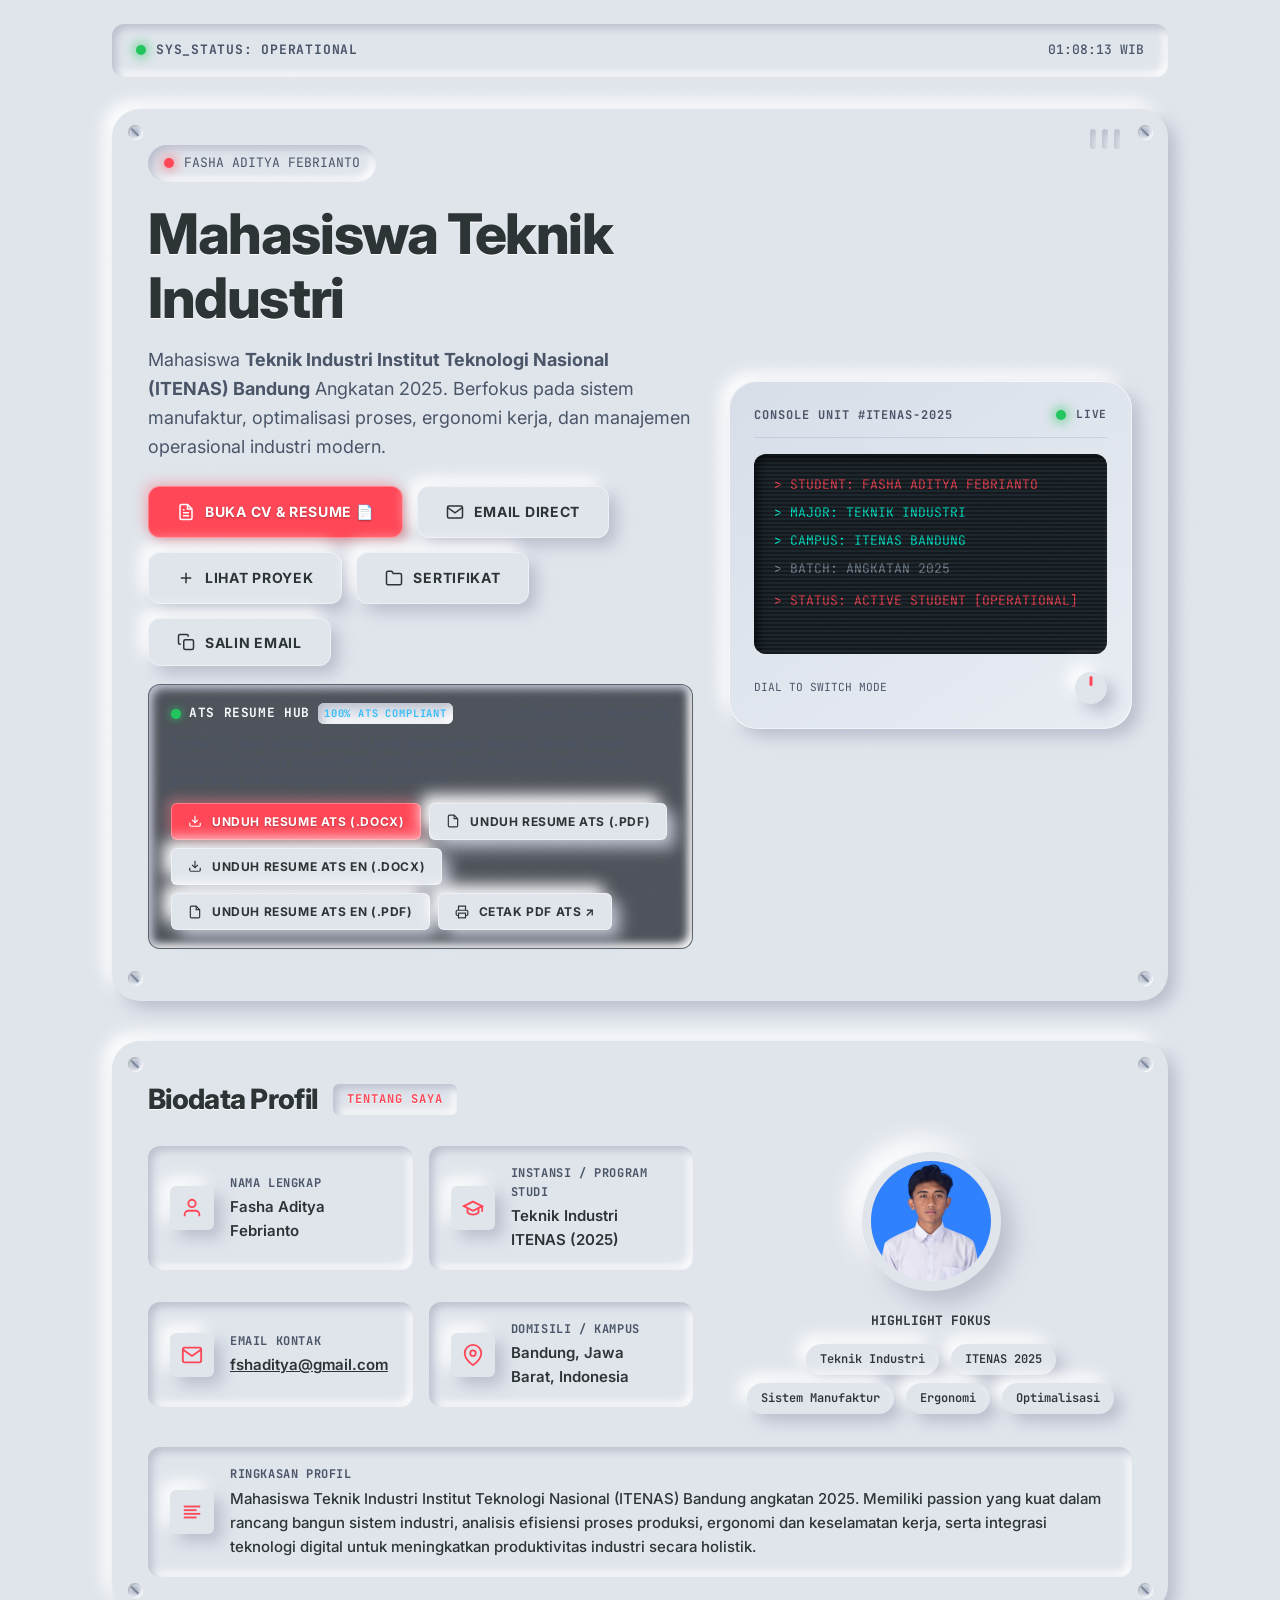
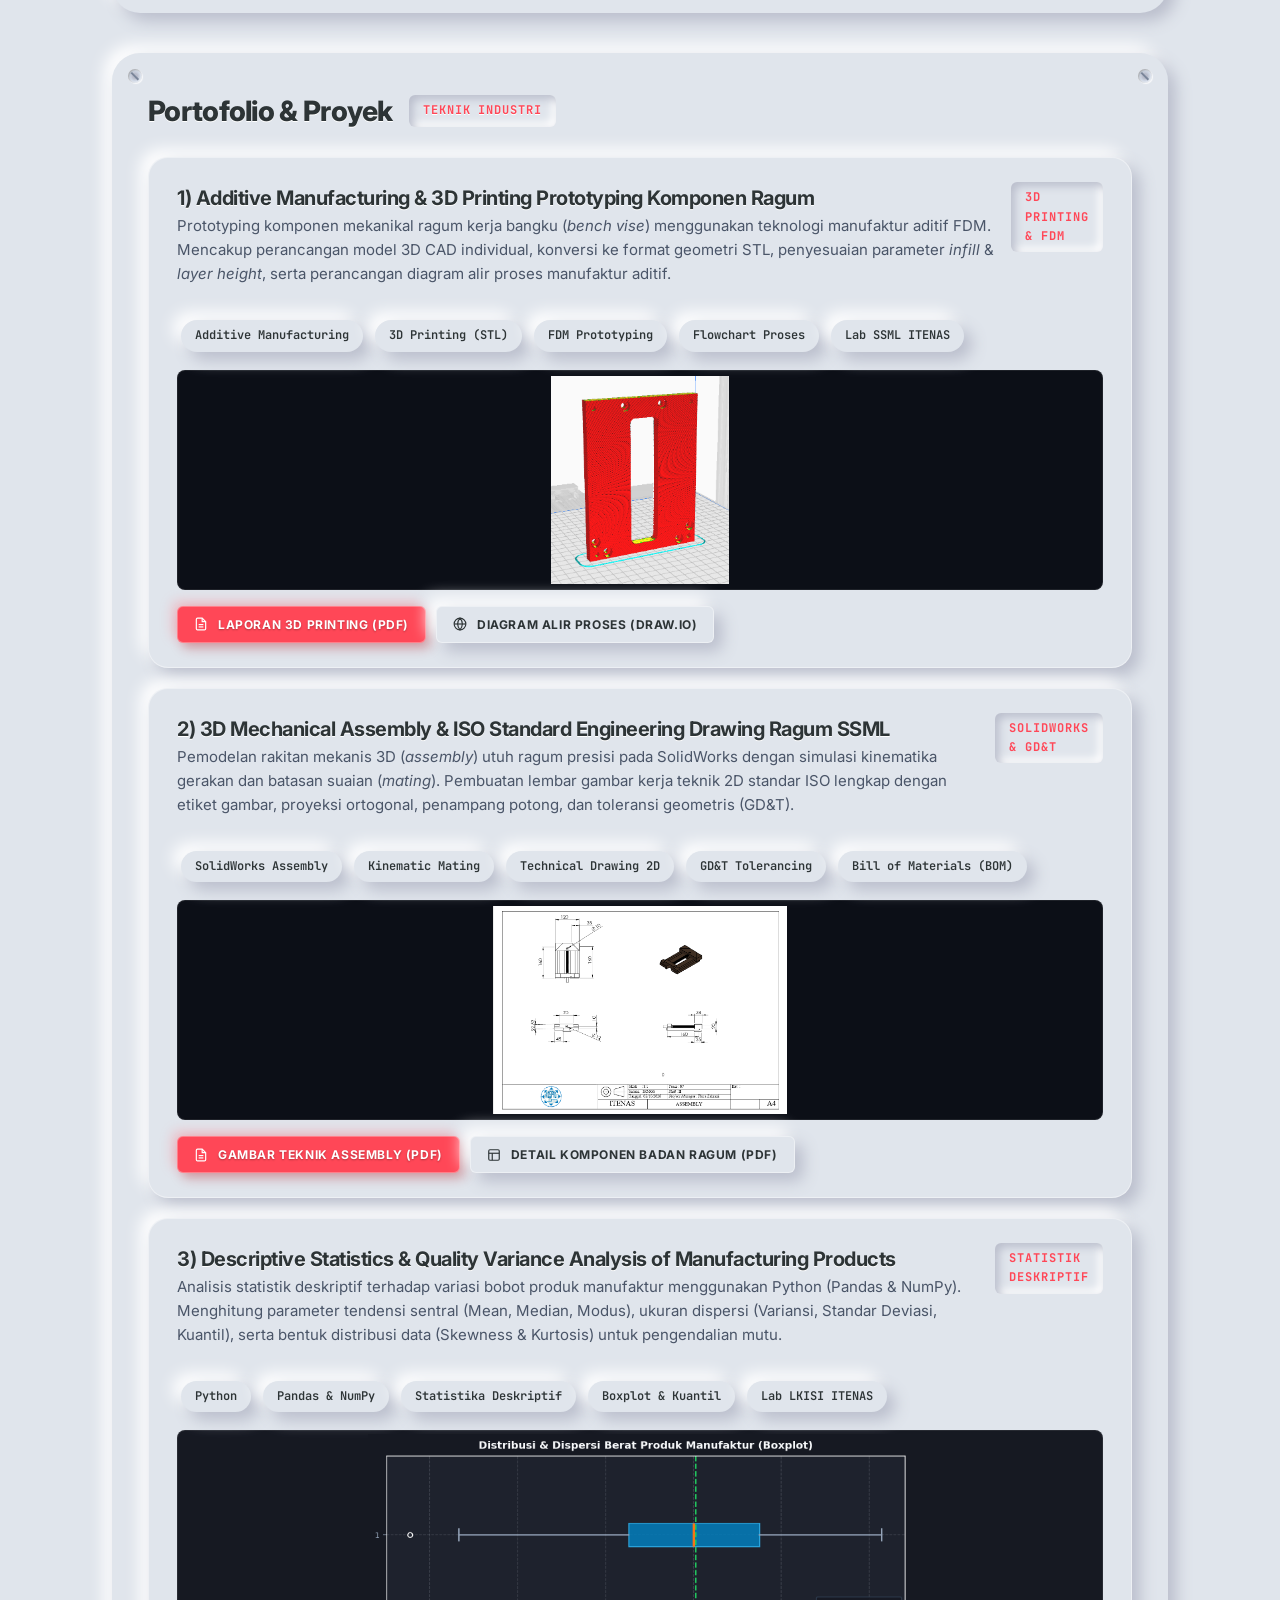
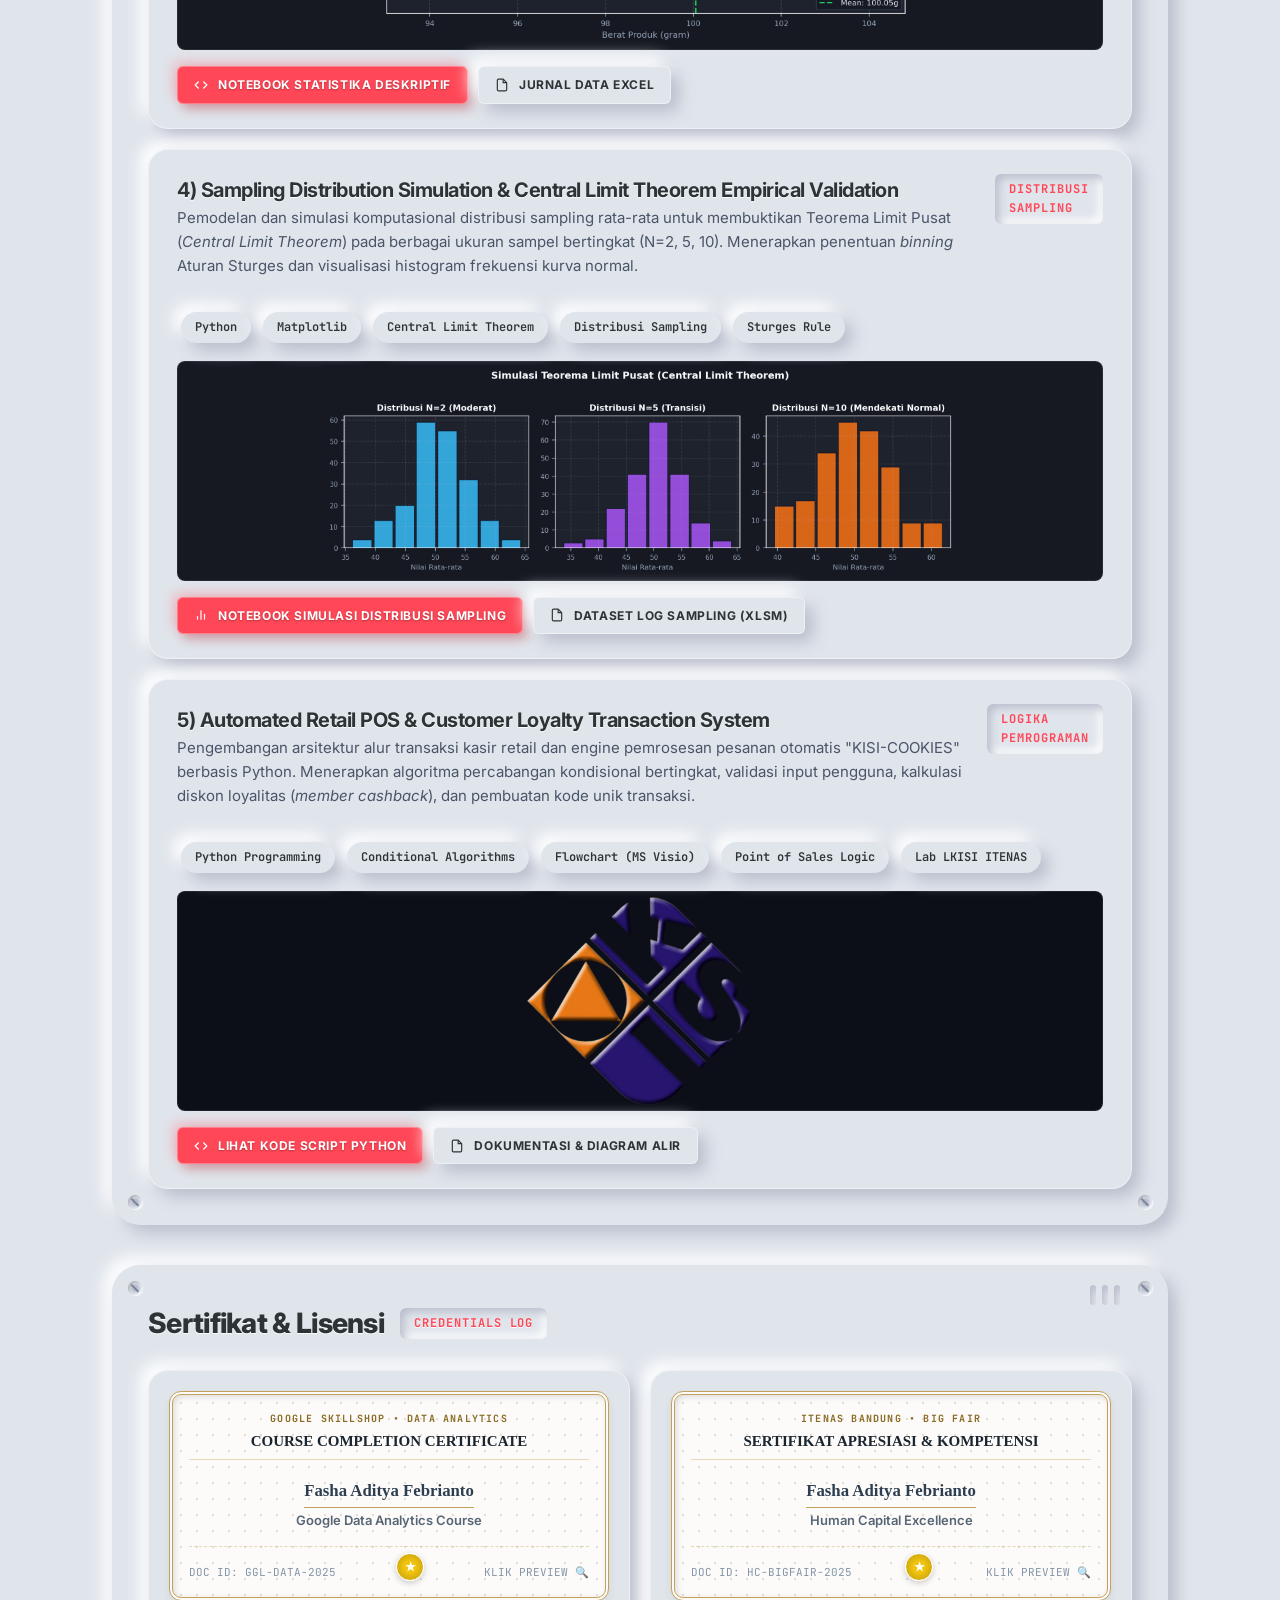
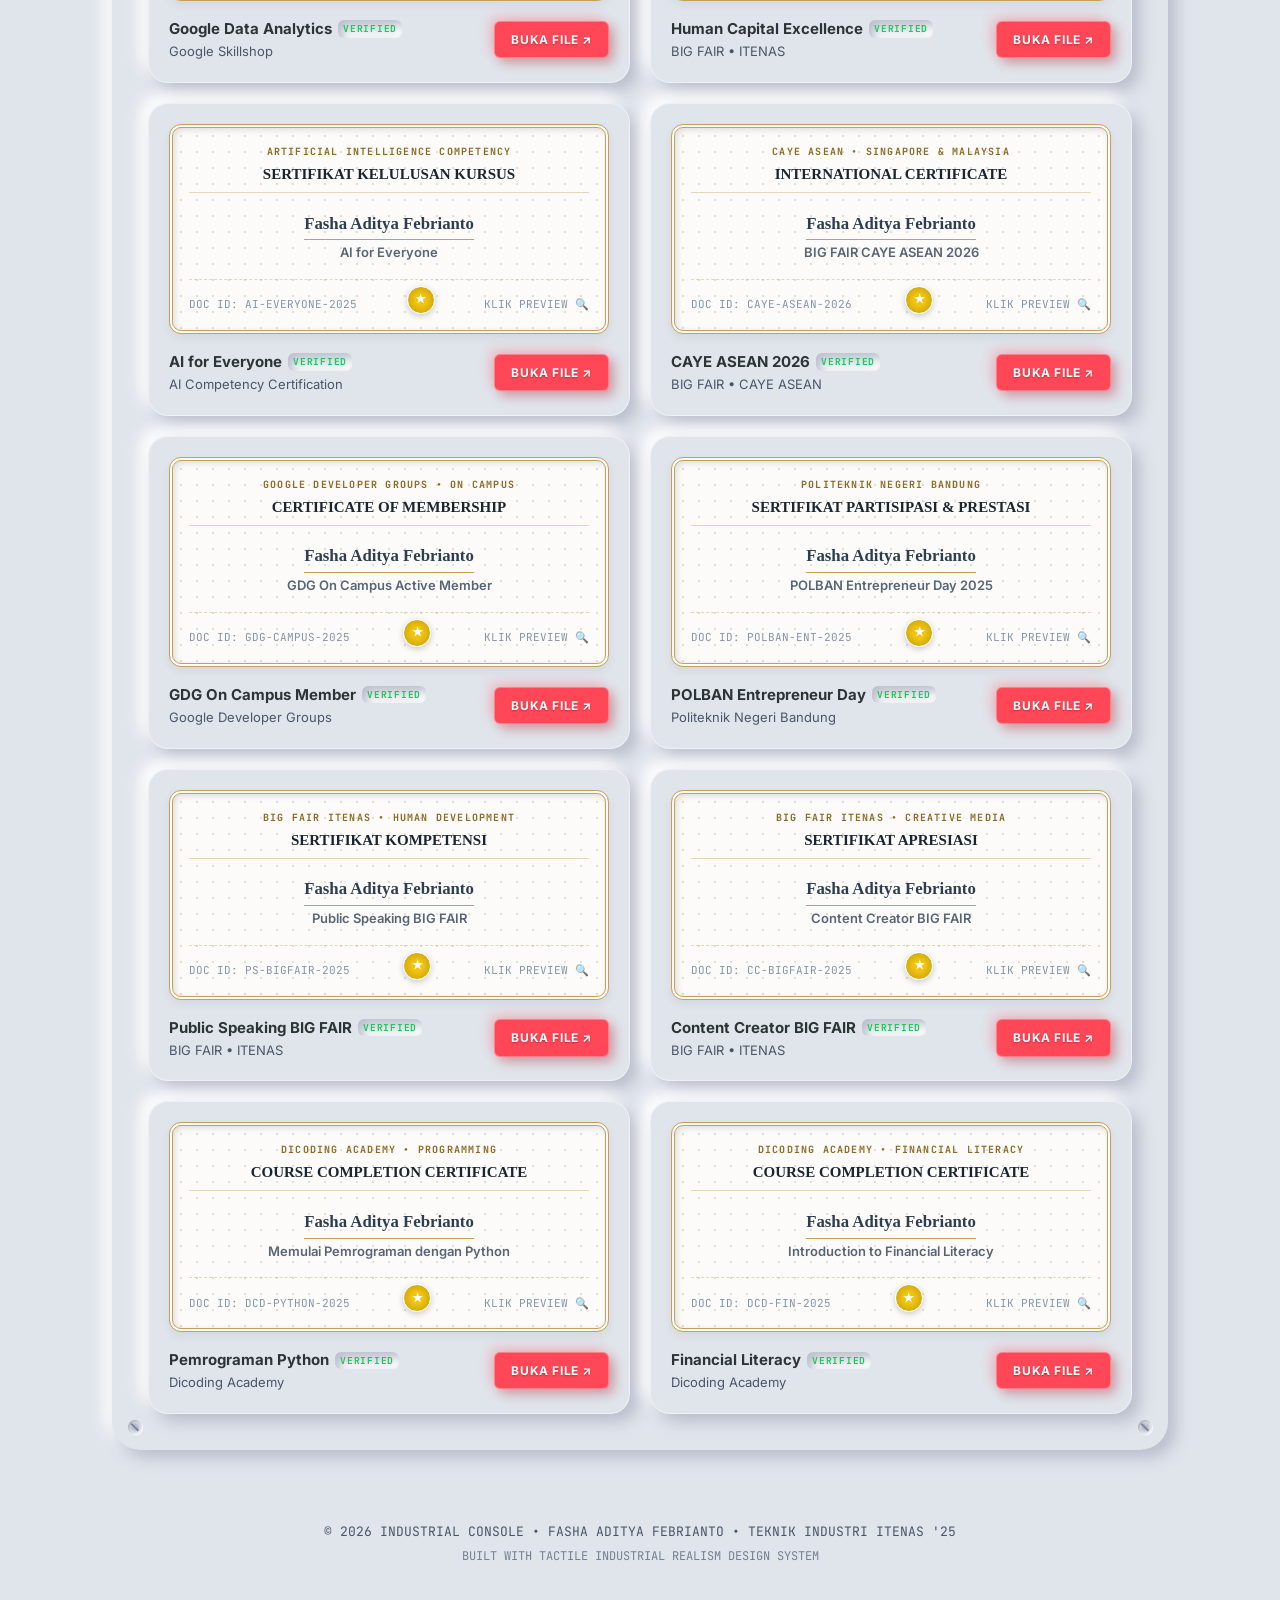
<file: index.html>
<!DOCTYPE html>
<html lang="id">

<head>
  <meta charset="UTF-8" />
  <meta name="viewport" content="width=device-width, initial-scale=1.0" />
  <title>Fasha Aditya Febrianto</title>
  <meta name="description"
    content="Portofolio Pribadi Fasha Aditya Febrianto - Mahasiswa Teknik Industri ITENAS Bandung Angkatan 2025." />

  <!-- Industrial Skeuomorphism Design System Stylesheet -->
  <link rel="stylesheet" href="industrial.css" />
</head>

<body>

  <!-- Ambient Micro-Texture Canvas -->
  <canvas id="noiseCanvas"></canvas>

  <div class="container">

    <!-- Top Status Control Bar -->
    <header class="status-bar">
      <div class="status-indicator">
        <span class="led-dot"></span>
        <span>SYS_STATUS: OPERATIONAL</span>
      </div>
      <div class="time-display mono">
        <span id="liveClock">--:--:-- WIB</span>
      </div>
    </header>

    <!-- HERO SECTION & 3D CSS DEVICE -->
    <section class="card-module">
      <div class="screw screw-tl"></div>
      <div class="screw screw-tr"></div>
      <div class="screw screw-bl"></div>
      <div class="screw screw-br"></div>
      <div class="vent-slots">
        <div class="vent-slot"></div>
        <div class="vent-slot"></div>
        <div class="vent-slot"></div>
      </div>

      <div class="hero-grid">
        <!-- Hero Left Info -->
        <div>
          <div class="hero-tag">
            <span class="led-dot orange"></span>
            <span>FASHA ADITYA FEBRIANTO</span>
          </div>

          <h1 class="hero-title">Mahasiswa Teknik Industri</h1>

          <p class="hero-subtitle">
            Mahasiswa <strong>Teknik Industri Institut Teknologi Nasional (ITENAS) Bandung</strong> Angkatan 2025.
            Berfokus pada sistem manufaktur, optimalisasi proses, ergonomi kerja, dan manajemen operasional industri
            modern.
          </p>

          <div class="hero-cta-group">
            <a class="btn btn-primary" href="cv.html" target="_blank">
              <svg width="18" height="18" viewBox="0 0 24 24" fill="none" stroke="currentColor" stroke-width="2">
                <path d="M14 2H6a2 2 0 0 0-2 2v16a2 2 0 0 0 2 2h12a2 2 0 0 0 2-2V8z"></path>
                <polyline points="14 2 14 8 20 8"></polyline>
                <line x1="16" y1="13" x2="8" y2="13"></line>
                <line x1="16" y1="17" x2="8" y2="17"></line>
                <polyline points="10 9 9 9 8 9"></polyline>
              </svg>
              Buka CV &amp; Resume 📄
            </a>
            <a class="btn" href="mailto:fshaditya@gmail.com?subject=Kontak%20dari%20Portofolio">
              <svg width="18" height="18" viewBox="0 0 24 24" fill="none" stroke="currentColor" stroke-width="2">
                <path d="M4 4h16c1.1 0 2 .9 2 2v12c0 1.1-.9 2-2 2H4c-1.1 0-2-.9-2-2V6c0-1.1.9-2 2-2z"></path>
                <polyline points="22,6 12,13 2,6"></polyline>
              </svg>
              Email Direct
            </a>
            <a class="btn" href="#portfolio">
              <svg width="18" height="18" viewBox="0 0 24 24" fill="none" stroke="currentColor" stroke-width="2">
                <line x1="12" y1="5" x2="12" y2="19"></line>
                <line x1="5" y1="12" x2="19" y2="12"></line>
              </svg>
              Lihat Proyek
            </a>
            <a class="btn" href="#sertifikat">
              <svg width="18" height="18" viewBox="0 0 24 24" fill="none" stroke="currentColor" stroke-width="2">
                <path d="M22 19a2 2 0 0 1-2 2H4a2 2 0 0 1-2-2V5a2 2 0 0 1 2-2h5l2 3h9a2 2 0 0 1 2 2z"></path>
              </svg>
              Sertifikat
            </a>
            <button class="btn" id="btnCopyEmail" type="button">
              <svg width="18" height="18" viewBox="0 0 24 24" fill="none" stroke="currentColor" stroke-width="2">
                <rect x="9" y="9" width="13" height="13" rx="2" ry="2"></rect>
                <path d="M5 15H4a2 2 0 0 1-2-2V4a2 2 0 0 1 2-2h9a2 2 0 0 1 2 2v1"></path>
              </svg>
              Salin Email
            </button>
          </div>

          <!-- ATS Resume Download Action Hub -->
          <div class="data-well" style="margin-top: 18px; flex-direction: column; align-items: flex-start; gap: 10px; background: rgba(18, 22, 31, 0.7); border: 1px solid rgba(255, 255, 255, 0.08);">
            <div style="display: flex; align-items: center; justify-content: space-between; width: 100%; flex-wrap: wrap; gap: 8px;">
              <div style="display: flex; align-items: center; gap: 8px;">
                <span class="led-dot" style="background:#22c55e; box-shadow: 0 0 8px #22c55e;"></span>
                <span style="font-family: var(--font-mono); font-size: 0.8rem; font-weight: 700; color: #f8fafc; letter-spacing: 0.05em;">ATS RESUME HUB</span>
                <span class="badge-stamped" style="font-size: 0.65rem; padding: 2px 6px; color: #38bdf8; border-color: #38bdf8;">100% ATS COMPLIANT</span>
              </div>
              <span style="font-size: 0.75rem; color: var(--text-muted); font-family: var(--font-mono);">1-Column Clean Hierarchy</span>
            </div>
            <p style="font-size: 0.8125rem; color: var(--text-muted); margin: 0; line-height: 1.4;">
              Format CV dan resume resmi ini telah disesuaikan dengan standar sistem <em>Applicant Tracking System</em> (ATS) global tanpa tabel bersarang atau elemen grafis yang membingungkan mesin pemindai.
            </p>
            <div style="display: flex; flex-wrap: wrap; gap: 8px; margin-top: 4px;">
              <a class="btn btn-sm btn-primary" href="downloads/Resume_Fasha_Aditya_Febrianto_ATS.docx" download="Resume_Fasha_Aditya_Febrianto_ATS.docx" title="Download ATS Resume versi Bahasa Indonesia (Word .docx)">
                <svg width="14" height="14" viewBox="0 0 24 24" fill="none" stroke="currentColor" stroke-width="2"><path d="M21 15v4a2 2 0 0 1-2 2H5a2 2 0 0 1-2-2v-4"></path><polyline points="7 10 12 15 17 10"></polyline><line x1="12" y1="15" x2="12" y2="3"></line></svg>
                Unduh Resume ATS (.docx)
              </a>
              <a class="btn btn-sm" href="downloads/Resume_Fasha_Aditya_Febrianto_ATS.pdf" download="Resume_Fasha_Aditya_Febrianto_ATS.pdf" title="Download ATS Resume PDF versi Bahasa Indonesia">
                <svg width="14" height="14" viewBox="0 0 24 24" fill="none" stroke="currentColor" stroke-width="2"><path d="M14 2H6a2 2 0 0 0-2 2v16a2 2 0 0 0 2 2h12a2 2 0 0 0 2-2V8z"></path><polyline points="14 2 14 8 20 8"></polyline></svg>
                Unduh Resume ATS (.pdf)
              </a>
              <a class="btn btn-sm" href="downloads/Resume_Fasha_Aditya_Febrianto_EN_ATS.docx" download="Resume_Fasha_Aditya_Febrianto_EN_ATS.docx" title="Download ATS Resume versi Bahasa Inggris (Word .docx)">
                <svg width="14" height="14" viewBox="0 0 24 24" fill="none" stroke="currentColor" stroke-width="2"><path d="M21 15v4a2 2 0 0 1-2 2H5a2 2 0 0 1-2-2v-4"></path><polyline points="7 10 12 15 17 10"></polyline><line x1="12" y1="15" x2="12" y2="3"></line></svg>
                Unduh Resume ATS EN (.docx)
              </a>
              <a class="btn btn-sm" href="downloads/Resume_Fasha_Aditya_Febrianto_EN_ATS.pdf" download="Resume_Fasha_Aditya_Febrianto_EN_ATS.pdf" title="Download ATS Resume PDF versi Bahasa Inggris">
                <svg width="14" height="14" viewBox="0 0 24 24" fill="none" stroke="currentColor" stroke-width="2"><path d="M14 2H6a2 2 0 0 0-2 2v16a2 2 0 0 0 2 2h12a2 2 0 0 0 2-2V8z"></path><polyline points="14 2 14 8 20 8"></polyline></svg>
                Unduh Resume ATS EN (.pdf)
              </a>
              <a class="btn btn-sm" href="cv.html" target="_blank" title="Buka Interactive ATS CV &amp; Print to PDF">
                <svg width="14" height="14" viewBox="0 0 24 24" fill="none" stroke="currentColor" stroke-width="2"><polyline points="6 9 6 2 18 2 18 9"></polyline><path d="M6 18H4a2 2 0 0 1-2-2v-5a2 2 0 0 1 2-2h16a2 2 0 0 1 2 2v5a2 2 0 0 1-2 2h-2"></path><rect x="6" y="14" width="12" height="8"></rect></svg>
                Cetak PDF ATS ↗
              </a>
            </div>
          </div>
        </div>

        <!-- Hero Right 3D CSS Industrial Device Chassis -->
        <div class="device-chassis">
          <div class="device-header">
            <span class="device-label">CONSOLE UNIT #ITENAS-2025</span>
            <div class="status-indicator" style="font-size: 0.7rem;">
              <span class="led-dot"></span>
              <span>LIVE</span>
            </div>
          </div>

          <!-- CRT Display Screen -->
          <div class="device-screen">
            <div id="deviceScreenContent">
              <div class="screen-line accent">&gt; STUDENT: FASHA ADITYA FEBRIANTO</div>
              <div class="screen-line">&gt; MAJOR: TEKNIK INDUSTRI</div>
              <div class="screen-line">&gt; CAMPUS: ITENAS BANDUNG</div>
              <div class="screen-line muted">&gt; BATCH: ANGKATAN 2025</div>
              <div class="screen-line accent" style="margin-top: 10px;">&gt; STATUS: ACTIVE STUDENT [OPERATIONAL]</div>
            </div>
          </div>

          <div class="device-controls">
            <span class="mono" style="font-size: 0.7rem; color: var(--text-muted);">DIAL TO SWITCH MODE</span>
            <div class="dial-group">
              <div class="dial" id="deviceDial" title="Rotate Dial to Switch Terminal Mode"></div>
            </div>
          </div>
        </div>
      </div>
    </section>

    <!-- BIODATA CONSOLE SECTION -->
    <section class="card-module">
      <div class="screw screw-tl"></div>
      <div class="screw screw-tr"></div>
      <div class="screw screw-bl"></div>
      <div class="screw screw-br"></div>

      <h2 class="section-title">
        Biodata Profil
        <span class="badge-stamped">TENTANG SAYA</span>
      </h2>

      <div class="hero-grid" style="margin-bottom: 24px;">
        <div class="grid-2">
          <div class="data-well">
            <div class="data-icon">
              <svg viewBox="0 0 24 24" fill="none" stroke="currentColor" stroke-width="2">
                <path d="M20 21v-2a4 4 0 0 0-4-4H8a4 4 0 0 0-4 4v2"></path>
                <circle cx="12" cy="7" r="4"></circle>
              </svg>
            </div>
            <div>
              <div class="data-label">NAMA LENGKAP</div>
              <div class="data-value">Fasha Aditya Febrianto</div>
            </div>
          </div>

          <div class="data-well">
            <div class="data-icon">
              <svg viewBox="0 0 24 24" fill="none" stroke="currentColor" stroke-width="2">
                <path d="M22 10v6M2 10l10-5 10 5-10 5z"></path>
                <path d="M6 12v5c3 3 9 3 12 0v-5"></path>
              </svg>
            </div>
            <div>
              <div class="data-label">INSTANSI / PROGRAM STUDI</div>
              <div class="data-value">Teknik Industri ITENAS (2025)</div>
            </div>
          </div>

          <div class="data-well">
            <div class="data-icon">
              <svg viewBox="0 0 24 24" fill="none" stroke="currentColor" stroke-width="2">
                <path d="M4 4h16c1.1 0 2 .9 2 2v12c0 1.1-.9 2-2 2H4c-1.1 0-2-.9-2-2V6c0-1.1.9-2 2-2z"></path>
                <polyline points="22,6 12,13 2,6"></polyline>
              </svg>
            </div>
            <div>
              <div class="data-label">EMAIL KONTAK</div>
              <div class="data-value">
                <a href="mailto:fshaditya@gmail.com"
                  style="color:var(--text-primary); text-decoration:underline;">fshaditya@gmail.com</a>
              </div>
            </div>
          </div>

          <div class="data-well">
            <div class="data-icon">
              <svg viewBox="0 0 24 24" fill="none" stroke="currentColor" stroke-width="2">
                <path d="M21 10c0 7-9 13-9 13s-9-6-9-13a9 9 0 0 1 18 0z"></path>
                <circle cx="12" cy="10" r="3"></circle>
              </svg>
            </div>
            <div>
              <div class="data-label">DOMISILI / KAMPUS</div>
              <div class="data-value">Bandung, Jawa Barat, Indonesia</div>
            </div>
          </div>
        </div>

        <!-- Avatar Side Profile Housing -->
        <div style="text-align: center;">
          <div class="avatar-housing">
            <img class="avatar-img" src="fasha.jpeg" alt="Foto Fasha Aditya Febrianto" />
          </div>
          <div class="mono" style="font-size: 0.8125rem; font-weight:700; margin-bottom: 8px;">HIGHLIGHT FOKUS</div>
          <div>
            <span class="chip">Teknik Industri</span>
            <span class="chip">ITENAS 2025</span>
            <span class="chip">Sistem Manufaktur</span>
            <span class="chip">Ergonomi</span>
            <span class="chip">Optimalisasi</span>
          </div>
        </div>
      </div>

      <div class="data-well" style="margin-bottom: 0;">
        <div class="data-icon">
          <svg viewBox="0 0 24 24" fill="none" stroke="currentColor" stroke-width="2">
            <line x1="17" y1="10" x2="3" y2="10"></line>
            <line x1="21" y1="6" x2="3" y2="6"></line>
            <line x1="21" y1="14" x2="3" y2="14"></line>
            <line x1="17" y1="18" x2="3" y2="18"></line>
          </svg>
        </div>
        <div>
          <div class="data-label">RINGKASAN PROFIL</div>
          <div class="data-value" style="font-weight: 500; font-size:0.9375rem; line-height: 1.6;">
            Mahasiswa Teknik Industri Institut Teknologi Nasional (ITENAS) Bandung angkatan 2025. Memiliki passion yang
            kuat dalam rancang bangun sistem industri, analisis efisiensi proses produksi, ergonomi dan keselamatan
            kerja, serta integrasi teknologi digital untuk meningkatkan produktivitas industri secara holistik.
          </div>
        </div>
      </div>
    </section>

    <!-- BOLTED PROJECTS RACK SECTION -->
    <section id="portfolio" class="card-module">
      <div class="screw screw-tl"></div>
      <div class="screw screw-tr"></div>
      <div class="screw screw-bl"></div>
      <div class="screw screw-br"></div>

      <h2 class="section-title">
        Portofolio & Proyek
        <span class="badge-stamped">TEKNIK INDUSTRI</span>
      </h2>

      <!-- Project 1: TO7_SII_MI (3D Printing Prototyping) -->
      <div class="project-card">
        <div class="project-header">
          <div>
            <h3 class="project-title">1) Additive Manufacturing &amp; 3D Printing Prototyping Komponen Ragum</h3>
            <p class="project-desc">Prototyping komponen mekanikal ragum kerja bangku (<em>bench vise</em>) menggunakan teknologi manufaktur aditif FDM. Mencakup perancangan model 3D CAD individual, konversi ke format geometri STL, penyesuaian parameter <em>infill</em> &amp; <em>layer height</em>, serta perancangan diagram alir proses manufaktur aditif.</p>
          </div>
          <span class="badge-stamped">3D PRINTING &amp; FDM</span>
        </div>
        <div style="margin: 10px 0 14px;">
          <span class="chip">Additive Manufacturing</span>
          <span class="chip">3D Printing (STL)</span>
          <span class="chip">FDM Prototyping</span>
          <span class="chip">Flowchart Proses</span>
          <span class="chip">Lab SSML ITENAS</span>
        </div>
        <div class="project-preview-box" style="margin: 12px 0 16px; border-radius: 8px; overflow: hidden; border: 1px solid rgba(255,255,255,0.08); background: #0c0f17; max-height: 220px; display: flex; align-items: center; justify-content: center;">
          <img src="assets/projects/3d_print_ragum_preview.png" alt="3D Printing Ragum Components &amp; Setup" style="max-width: 100%; max-height: 220px; object-fit: contain; padding: 6px;" />
        </div>
        <div class="project-links">
          <a class="btn btn-sm btn-primary" href="TO7_SII_MI/Draft_T07_SI_MI.pdf" target="_blank" rel="noopener noreferrer">
            <svg width="14" height="14" viewBox="0 0 24 24" fill="none" stroke="currentColor" stroke-width="2">
              <path d="M14 2H6a2 2 0 0 0-2 2v16a2 2 0 0 0 2 2h12a2 2 0 0 0 2-2V8z"></path>
              <polyline points="14 2 14 8 20 8"></polyline>
              <line x1="16" y1="13" x2="8" y2="13"></line>
              <line x1="16" y1="17" x2="8" y2="17"></line>
            </svg>
            Laporan 3D Printing (PDF)
          </a>
          <a class="btn btn-sm" href="TO7_SII_MI/DRAFT_T07_SII_M1_DIAGRAM%20ALIR.drawio" target="_blank" rel="noopener noreferrer">
            <svg width="14" height="14" viewBox="0 0 24 24" fill="none" stroke="currentColor" stroke-width="2">
              <circle cx="12" cy="12" r="10"></circle>
              <line x1="2" y1="12" x2="22" y2="12"></line>
              <path d="M12 2a15.3 15.3 0 0 1 4 10 15.3 15.3 0 0 1-4 10 15.3 15.3 0 0 1-4-10 15.3 15.3 0 0 1 4-10z"></path>
            </svg>
            Diagram Alir Proses (Draw.io)
          </a>
        </div>
      </div>

      <!-- Project 2: DRAFT_T07_SII_MIV (3D Mechanical Assembly & Engineering Drawing) -->
      <div class="project-card">
        <div class="project-header">
          <div>
            <h3 class="project-title">2) 3D Mechanical Assembly &amp; ISO Standard Engineering Drawing Ragum SSML</h3>
            <p class="project-desc">Pemodelan rakitan mekanis 3D (<em>assembly</em>) utuh ragum presisi pada SolidWorks dengan simulasi kinematika gerakan dan batasan suaian (<em>mating</em>). Pembuatan lembar gambar kerja teknik 2D standar ISO lengkap dengan etiket gambar, proyeksi ortogonal, penampang potong, dan toleransi geometris (GD&amp;T).</p>
          </div>
          <span class="badge-stamped">SOLIDWORKS &amp; GD&amp;T</span>
        </div>
        <div style="margin: 10px 0 14px;">
          <span class="chip">SolidWorks Assembly</span>
          <span class="chip">Kinematic Mating</span>
          <span class="chip">Technical Drawing 2D</span>
          <span class="chip">GD&amp;T Tolerancing</span>
          <span class="chip">Bill of Materials (BOM)</span>
        </div>
        <div class="project-preview-box" style="margin: 12px 0 16px; border-radius: 8px; overflow: hidden; border: 1px solid rgba(255,255,255,0.08); background: #0c0f17; max-height: 220px; display: flex; align-items: center; justify-content: center;">
          <img src="assets/projects/assembly_ragum_preview.png" alt="3D Assembly &amp; Engineering Drawing Ragum SSML" style="max-width: 100%; max-height: 220px; object-fit: contain; padding: 6px;" />
        </div>
        <div class="project-links">
          <a class="btn btn-sm btn-primary" href="DRAFT_T07_SII_MIV/DRAFT_T07_SII_MIV_RAGUM%20SSML.pdf" target="_blank" rel="noopener noreferrer">
            <svg width="14" height="14" viewBox="0 0 24 24" fill="none" stroke="currentColor" stroke-width="2">
              <path d="M14 2H6a2 2 0 0 0-2 2v16a2 2 0 0 0 2 2h12a2 2 0 0 0 2-2V8z"></path>
              <polyline points="14 2 14 8 20 8"></polyline>
              <line x1="16" y1="13" x2="8" y2="13"></line>
              <line x1="16" y1="17" x2="8" y2="17"></line>
            </svg>
            Gambar Teknik Assembly (PDF)
          </a>
          <a class="btn btn-sm" href="DRAFT_T07_SII_MIV/DRAFT_T07_SII_MIV_BADAN%20RAGUM.PDF" target="_blank" rel="noopener noreferrer">
            <svg width="14" height="14" viewBox="0 0 24 24" fill="none" stroke="currentColor" stroke-width="2">
              <rect x="3" y="3" width="18" height="18" rx="2" ry="2"></rect>
              <line x1="3" y1="9" x2="21" y2="9"></line>
              <line x1="9" y1="21" x2="9" y2="9"></line>
            </svg>
            Detail Komponen Badan Ragum (PDF)
          </a>
        </div>
      </div>

      <!-- Project 3: MI_SII_K38 (Descriptive Statistics & Quality Variance) -->
      <div class="project-card">
        <div class="project-header">
          <div>
            <h3 class="project-title">3) Descriptive Statistics &amp; Quality Variance Analysis of Manufacturing Products</h3>
            <p class="project-desc">Analisis statistik deskriptif terhadap variasi bobot produk manufaktur menggunakan Python (Pandas &amp; NumPy). Menghitung parameter tendensi sentral (Mean, Median, Modus), ukuran dispersi (Variansi, Standar Deviasi, Kuantil), serta bentuk distribusi data (Skewness &amp; Kurtosis) untuk pengendalian mutu.</p>
          </div>
          <span class="badge-stamped">STATISTIK DESKRIPTIF</span>
        </div>
        <div style="margin: 10px 0 14px;">
          <span class="chip">Python</span>
          <span class="chip">Pandas &amp; NumPy</span>
          <span class="chip">Statistika Deskriptif</span>
          <span class="chip">Boxplot &amp; Kuantil</span>
          <span class="chip">Lab LKISI ITENAS</span>
        </div>
        <div class="project-preview-box" style="margin: 12px 0 16px; border-radius: 8px; overflow: hidden; border: 1px solid rgba(255,255,255,0.08); background: #161922; max-height: 220px; display: flex; align-items: center; justify-content: center;">
          <img src="assets/projects/stats_descriptive_preview.png" alt="Boxplot &amp; Descriptive Distribution of Manufacturing Products" style="max-width: 100%; max-height: 220px; object-fit: contain; padding: 4px;" />
        </div>
        <div class="project-links">
          <a class="btn btn-sm btn-primary" href="MI_SII_K38/Python_MI_SII_K38.ipynb" target="_blank" rel="noopener noreferrer">
            <svg width="14" height="14" viewBox="0 0 24 24" fill="none" stroke="currentColor" stroke-width="2">
              <polyline points="16 18 22 12 16 6"></polyline>
              <polyline points="8 6 2 12 8 18"></polyline>
            </svg>
            Notebook Statistika Deskriptif
          </a>
          <a class="btn btn-sm" href="MI_SII_K38/Jurnal%20Akhir_MI_SII_K38.xlsx" target="_blank" rel="noopener noreferrer">
            <svg width="14" height="14" viewBox="0 0 24 24" fill="none" stroke="currentColor" stroke-width="2">
              <path d="M14 2H6a2 2 0 0 0-2 2v16a2 2 0 0 0 2 2h12a2 2 0 0 0 2-2V8z"></path>
              <polyline points="14 2 14 8 20 8"></polyline>
            </svg>
            Jurnal Data Excel
          </a>
        </div>
      </div>

      <!-- Project 4: MII_SII_K38 (Sampling Distribution & CLT) -->
      <div class="project-card">
        <div class="project-header">
          <div>
            <h3 class="project-title">4) Sampling Distribution Simulation &amp; Central Limit Theorem Empirical Validation</h3>
            <p class="project-desc">Pemodelan dan simulasi komputasional distribusi sampling rata-rata untuk membuktikan Teorema Limit Pusat (<em>Central Limit Theorem</em>) pada berbagai ukuran sampel bertingkat (N=2, 5, 10). Menerapkan penentuan <em>binning</em> Aturan Sturges dan visualisasi histogram frekuensi kurva normal.</p>
          </div>
          <span class="badge-stamped">DISTRIBUSI SAMPLING</span>
        </div>
        <div style="margin: 10px 0 14px;">
          <span class="chip">Python</span>
          <span class="chip">Matplotlib</span>
          <span class="chip">Central Limit Theorem</span>
          <span class="chip">Distribusi Sampling</span>
          <span class="chip">Sturges Rule</span>
        </div>
        <div class="project-preview-box" style="margin: 12px 0 16px; border-radius: 8px; overflow: hidden; border: 1px solid rgba(255,255,255,0.08); background: #161922; max-height: 220px; display: flex; align-items: center; justify-content: center;">
          <img src="assets/projects/stats_sampling_preview.png" alt="Sampling Distribution &amp; Central Limit Theorem Histogram Simulation" style="max-width: 100%; max-height: 220px; object-fit: contain; padding: 4px;" />
        </div>
        <div class="project-links">
          <a class="btn btn-sm btn-primary" href="MII_SII_K38/Python_MII_SII_K38.ipynb" target="_blank" rel="noopener noreferrer">
            <svg width="14" height="14" viewBox="0 0 24 24" fill="none" stroke="currentColor" stroke-width="2">
              <path d="M18 20V10"></path>
              <path d="M12 20V4"></path>
              <path d="M6 20v-6"></path>
            </svg>
            Notebook Simulasi Distribusi Sampling
          </a>
          <a class="btn btn-sm" href="MII_SII_K38/Jurnal%20Akhir_MII_SII_K38.xlsm" target="_blank" rel="noopener noreferrer">
            <svg width="14" height="14" viewBox="0 0 24 24" fill="none" stroke="currentColor" stroke-width="2">
              <path d="M14 2H6a2 2 0 0 0-2 2v16a2 2 0 0 0 2 2h12a2 2 0 0 0 2-2V8z"></path>
              <polyline points="14 2 14 8 20 8"></polyline>
            </svg>
            Dataset Log Sampling (XLSM)
          </a>
        </div>
      </div>

      <!-- Project 5: TSP_M3_S3_K29 (Automated POS & Customer Loyalty Engine) -->
      <div class="project-card" style="margin-bottom:0;">
        <div class="project-header">
          <div>
            <h3 class="project-title">5) Automated Retail POS &amp; Customer Loyalty Transaction System</h3>
            <p class="project-desc">Pengembangan arsitektur alur transaksi kasir retail dan engine pemrosesan pesanan otomatis "KISI-COOKIES" berbasis Python. Menerapkan algoritma percabangan kondisional bertingkat, validasi input pengguna, kalkulasi diskon loyalitas (<em>member cashback</em>), dan pembuatan kode unik transaksi.</p>
          </div>
          <span class="badge-stamped">LOGIKA PEMROGRAMAN</span>
        </div>
        <div style="margin: 10px 0 14px;">
          <span class="chip">Python Programming</span>
          <span class="chip">Conditional Algorithms</span>
          <span class="chip">Flowchart (MS Visio)</span>
          <span class="chip">Point of Sales Logic</span>
          <span class="chip">Lab LKISI ITENAS</span>
        </div>
        <div class="project-preview-box" style="margin: 12px 0 16px; border-radius: 8px; overflow: hidden; border: 1px solid rgba(255,255,255,0.08); background: #0c0f17; max-height: 220px; display: flex; align-items: center; justify-content: center;">
          <img src="assets/projects/pos_flowchart_preview.png" alt="Transaction Logic &amp; POS Flowchart System" style="max-width: 100%; max-height: 220px; object-fit: contain; padding: 6px;" />
        </div>
        <div class="project-links">
          <a class="btn btn-sm btn-primary" href="TSP_M3_S3_K29/M3_S3_K29.Py" target="_blank" rel="noopener noreferrer">
            <svg width="14" height="14" viewBox="0 0 24 24" fill="none" stroke="currentColor" stroke-width="2">
              <polyline points="16 18 22 12 16 6"></polyline>
              <polyline points="8 6 2 12 8 18"></polyline>
            </svg>
            Lihat Kode Script Python
          </a>
          <a class="btn btn-sm" href="TSP_M3_S3_K29/M3_S3_K29.docx" target="_blank" rel="noopener noreferrer">
            <svg width="14" height="14" viewBox="0 0 24 24" fill="none" stroke="currentColor" stroke-width="2">
              <path d="M14 2H6a2 2 0 0 0-2 2v16a2 2 0 0 0 2 2h12a2 2 0 0 0 2-2V8z"></path>
              <polyline points="14 2 14 8 20 8"></polyline>
            </svg>
            Dokumentasi &amp; Diagram Alir
          </a>
        </div>
      </div>
    </section>

    <!-- CERTIFICATES & CREDENTIALS SECTION -->
    <section id="sertifikat" class="card-module">
      <div class="screw screw-tl"></div>
      <div class="screw screw-tr"></div>
      <div class="screw screw-bl"></div>
      <div class="screw screw-br"></div>
      <div class="vent-slots">
        <div class="vent-slot"></div>
        <div class="vent-slot"></div>
        <div class="vent-slot"></div>
      </div>

      <h2 class="section-title">
        Sertifikat &amp; Lisensi
        <span class="badge-stamped">CREDENTIALS LOG</span>
      </h2>

      <!-- CERTIFICATE PREVIEW GALLERY GRID -->
      <div class="cert-grid">
        <!-- 1. Google Data Analytics -->
        <div class="cert-card" 
             data-title="Google Skillshop - Google Data Analytics Course"
             data-issuer="Google Skillshop" 
             data-id="CERT-GGL-DATA-2025" 
             data-date="2025"
             data-url="https://drive.google.com/file/d/1hQkM6yd78QQE0KeuipHmFMIUmXJR2X3k/view?usp=drive_link"
             data-embed="https://drive.google.com/file/d/1hQkM6yd78QQE0KeuipHmFMIUmXJR2X3k/preview">
          <div class="cert-paper-thumb">
            <div class="cert-paper-header">
              <div class="cert-paper-org">GOOGLE SKILLSHOP • DATA ANALYTICS</div>
              <div class="cert-paper-heading">COURSE COMPLETION CERTIFICATE</div>
            </div>
            <div class="cert-paper-body">
              <div class="cert-paper-recipient">Fasha Aditya Febrianto</div>
              <div class="cert-paper-title">Google Data Analytics Course</div>
            </div>
            <div class="cert-paper-footer">
              <div>DOC ID: GGL-DATA-2025</div>
              <div class="gold-seal" title="Official Seal">★</div>
              <div>KLIK PREVIEW 🔍</div>
            </div>
          </div>
          <div class="cert-info">
            <div>
              <div class="cert-name" style="display:flex; align-items:center; gap:6px;">
                Google Data Analytics
                <span class="badge-stamped" style="font-size:0.6rem; padding:1px 5px; color:var(--accent-green); border-color:var(--accent-green);">VERIFIED</span>
              </div>
              <div class="cert-issuer">Google Skillshop</div>
            </div>
            <a class="btn btn-sm btn-primary" href="https://drive.google.com/file/d/1hQkM6yd78QQE0KeuipHmFMIUmXJR2X3k/view?usp=drive_link" target="_blank" rel="noopener noreferrer">Buka File ↗</a>
          </div>
        </div>

        <!-- 2. Human Capital Excellence BIG FAIR -->
        <div class="cert-card" 
             data-title="Human Capital Excellence - BIG FAIR ITENAS"
             data-issuer="Institut Teknologi Nasional (ITENAS) • BIG FAIR" 
             data-id="CERT-HC-BIGFAIR-2025" 
             data-date="2025"
             data-url="https://drive.google.com/file/d/1AwF6GE4XygJX2gHLUqdujcu7x0l6jWMY/view?usp=drive_link"
             data-embed="https://drive.google.com/file/d/1AwF6GE4XygJX2gHLUqdujcu7x0l6jWMY/preview">
          <div class="cert-paper-thumb">
            <div class="cert-paper-header">
              <div class="cert-paper-org">ITENAS BANDUNG • BIG FAIR</div>
              <div class="cert-paper-heading">SERTIFIKAT APRESIASI &amp; KOMPETENSI</div>
            </div>
            <div class="cert-paper-body">
              <div class="cert-paper-recipient">Fasha Aditya Febrianto</div>
              <div class="cert-paper-title">Human Capital Excellence</div>
            </div>
            <div class="cert-paper-footer">
              <div>DOC ID: HC-BIGFAIR-2025</div>
              <div class="gold-seal" title="Official Seal">★</div>
              <div>KLIK PREVIEW 🔍</div>
            </div>
          </div>
          <div class="cert-info">
            <div>
              <div class="cert-name" style="display:flex; align-items:center; gap:6px;">
                Human Capital Excellence
                <span class="badge-stamped" style="font-size:0.6rem; padding:1px 5px; color:var(--accent-green); border-color:var(--accent-green);">VERIFIED</span>
              </div>
              <div class="cert-issuer">BIG FAIR • ITENAS</div>
            </div>
            <a class="btn btn-sm btn-primary" href="https://drive.google.com/file/d/1AwF6GE4XygJX2gHLUqdujcu7x0l6jWMY/view?usp=drive_link" target="_blank" rel="noopener noreferrer">Buka File ↗</a>
          </div>
        </div>

        <!-- 3. AI for Everyone -->
        <div class="cert-card" 
             data-title="Sertifikat AI for Everyone"
             data-issuer="AI Competency Certification" 
             data-id="CERT-AI-EVERYONE-2025" 
             data-date="2025"
             data-url="https://drive.google.com/file/d/1s2Tji65xz3at8DX0PGcjhQk3aYx36Mc8/view?usp=drive_link"
             data-embed="https://drive.google.com/file/d/1s2Tji65xz3at8DX0PGcjhQk3aYx36Mc8/preview">
          <div class="cert-paper-thumb">
            <div class="cert-paper-header">
              <div class="cert-paper-org">ARTIFICIAL INTELLIGENCE COMPETENCY</div>
              <div class="cert-paper-heading">SERTIFIKAT KELULUSAN KURSUS</div>
            </div>
            <div class="cert-paper-body">
              <div class="cert-paper-recipient">Fasha Aditya Febrianto</div>
              <div class="cert-paper-title">AI for Everyone</div>
            </div>
            <div class="cert-paper-footer">
              <div>DOC ID: AI-EVERYONE-2025</div>
              <div class="gold-seal" title="Official Seal">★</div>
              <div>KLIK PREVIEW 🔍</div>
            </div>
          </div>
          <div class="cert-info">
            <div>
              <div class="cert-name" style="display:flex; align-items:center; gap:6px;">
                AI for Everyone
                <span class="badge-stamped" style="font-size:0.6rem; padding:1px 5px; color:var(--accent-green); border-color:var(--accent-green);">VERIFIED</span>
              </div>
              <div class="cert-issuer">AI Competency Certification</div>
            </div>
            <a class="btn btn-sm btn-primary" href="https://drive.google.com/file/d/1s2Tji65xz3at8DX0PGcjhQk3aYx36Mc8/view?usp=drive_link" target="_blank" rel="noopener noreferrer">Buka File ↗</a>
          </div>
        </div>

        <!-- 4. BIG FAIR CAYE ASEAN 2026 -->
        <div class="cert-card" 
             data-title="Sertifikat BIG FAIR CAYE ASEAN 2026 Singapore & Malaysia"
             data-issuer="CAYE ASEAN • BIG FAIR" 
             data-id="CERT-CAYE-ASEAN-2026" 
             data-date="2026"
             data-url="https://drive.google.com/file/d/1sfZnvro_J5rs-0GWlVSwCT5T4LZNnzXe/view?usp=drive_link"
             data-embed="https://drive.google.com/file/d/1sfZnvro_J5rs-0GWlVSwCT5T4LZNnzXe/preview">
          <div class="cert-paper-thumb">
            <div class="cert-paper-header">
              <div class="cert-paper-org">CAYE ASEAN • SINGAPORE &amp; MALAYSIA</div>
              <div class="cert-paper-heading">INTERNATIONAL CERTIFICATE</div>
            </div>
            <div class="cert-paper-body">
              <div class="cert-paper-recipient">Fasha Aditya Febrianto</div>
              <div class="cert-paper-title">BIG FAIR CAYE ASEAN 2026</div>
            </div>
            <div class="cert-paper-footer">
              <div>DOC ID: CAYE-ASEAN-2026</div>
              <div class="gold-seal" title="Official Seal">★</div>
              <div>KLIK PREVIEW 🔍</div>
            </div>
          </div>
          <div class="cert-info">
            <div>
              <div class="cert-name" style="display:flex; align-items:center; gap:6px;">
                CAYE ASEAN 2026
                <span class="badge-stamped" style="font-size:0.6rem; padding:1px 5px; color:var(--accent-green); border-color:var(--accent-green);">VERIFIED</span>
              </div>
              <div class="cert-issuer">BIG FAIR • CAYE ASEAN</div>
            </div>
            <a class="btn btn-sm btn-primary" href="https://drive.google.com/file/d/1sfZnvro_J5rs-0GWlVSwCT5T4LZNnzXe/view?usp=drive_link" target="_blank" rel="noopener noreferrer">Buka File ↗</a>
          </div>
        </div>

        <!-- 5. Google Developer Groups On Campus - Member -->
        <div class="cert-card" 
             data-title="Sertifikat Google Developer Groups (GDG) On Campus Member"
             data-issuer="Google Developer Groups On Campus" 
             data-id="CERT-GDG-CAMPUS-2025" 
             data-date="2025"
             data-url="https://drive.google.com/file/d/1VuibRHMvgbay4p79zuobTNQtntBlTZsj/view?usp=drive_link"
             data-embed="https://drive.google.com/file/d/1VuibRHMvgbay4p79zuobTNQtntBlTZsj/preview">
          <div class="cert-paper-thumb">
            <div class="cert-paper-header">
              <div class="cert-paper-org">GOOGLE DEVELOPER GROUPS • ON CAMPUS</div>
              <div class="cert-paper-heading">CERTIFICATE OF MEMBERSHIP</div>
            </div>
            <div class="cert-paper-body">
              <div class="cert-paper-recipient">Fasha Aditya Febrianto</div>
              <div class="cert-paper-title">GDG On Campus Active Member</div>
            </div>
            <div class="cert-paper-footer">
              <div>DOC ID: GDG-CAMPUS-2025</div>
              <div class="gold-seal" title="Official Seal">★</div>
              <div>KLIK PREVIEW 🔍</div>
            </div>
          </div>
          <div class="cert-info">
            <div>
              <div class="cert-name" style="display:flex; align-items:center; gap:6px;">
                GDG On Campus Member
                <span class="badge-stamped" style="font-size:0.6rem; padding:1px 5px; color:var(--accent-green); border-color:var(--accent-green);">VERIFIED</span>
              </div>
              <div class="cert-issuer">Google Developer Groups</div>
            </div>
            <a class="btn btn-sm btn-primary" href="https://drive.google.com/file/d/1VuibRHMvgbay4p79zuobTNQtntBlTZsj/view?usp=drive_link" target="_blank" rel="noopener noreferrer">Buka File ↗</a>
          </div>
        </div>

        <!-- 6. POLBAN Entrepreneur Day 2025 -->
        <div class="cert-card" 
             data-title="Sertifikat POLBAN Entrepreneur Day 2025"
             data-issuer="Politeknik Negeri Bandung (POLBAN)" 
             data-id="CERT-POLBAN-ENT-2025" 
             data-date="2025"
             data-url="https://drive.google.com/file/d/1uwv7QlUxdbpQmKJaEPy2AFpfuhZ5uFAg/view?usp=drive_link"
             data-embed="https://drive.google.com/file/d/1uwv7QlUxdbpQmKJaEPy2AFpfuhZ5uFAg/preview">
          <div class="cert-paper-thumb">
            <div class="cert-paper-header">
              <div class="cert-paper-org">POLITEKNIK NEGERI BANDUNG</div>
              <div class="cert-paper-heading">SERTIFIKAT PARTISIPASI &amp; PRESTASI</div>
            </div>
            <div class="cert-paper-body">
              <div class="cert-paper-recipient">Fasha Aditya Febrianto</div>
              <div class="cert-paper-title">POLBAN Entrepreneur Day 2025</div>
            </div>
            <div class="cert-paper-footer">
              <div>DOC ID: POLBAN-ENT-2025</div>
              <div class="gold-seal" title="Official Seal">★</div>
              <div>KLIK PREVIEW 🔍</div>
            </div>
          </div>
          <div class="cert-info">
            <div>
              <div class="cert-name" style="display:flex; align-items:center; gap:6px;">
                POLBAN Entrepreneur Day
                <span class="badge-stamped" style="font-size:0.6rem; padding:1px 5px; color:var(--accent-green); border-color:var(--accent-green);">VERIFIED</span>
              </div>
              <div class="cert-issuer">Politeknik Negeri Bandung</div>
            </div>
            <a class="btn btn-sm btn-primary" href="https://drive.google.com/file/d/1uwv7QlUxdbpQmKJaEPy2AFpfuhZ5uFAg/view?usp=drive_link" target="_blank" rel="noopener noreferrer">Buka File ↗</a>
          </div>
        </div>

        <!-- 7. Public Speaking BIG FAIR -->
        <div class="cert-card" 
             data-title="Sertifikat Public Speaking - BIG FAIR"
             data-issuer="BIG FAIR • ITENAS" 
             data-id="CERT-PS-BIGFAIR-2025" 
             data-date="2025"
             data-url="https://drive.google.com/file/d/1_fgOT5GQrYrwQToHMEYpVJ7Act9jIZHg/view?usp=drive_link"
             data-embed="https://drive.google.com/file/d/1_fgOT5GQrYrwQToHMEYpVJ7Act9jIZHg/preview">
          <div class="cert-paper-thumb">
            <div class="cert-paper-header">
              <div class="cert-paper-org">BIG FAIR ITENAS • HUMAN DEVELOPMENT</div>
              <div class="cert-paper-heading">SERTIFIKAT KOMPETENSI</div>
            </div>
            <div class="cert-paper-body">
              <div class="cert-paper-recipient">Fasha Aditya Febrianto</div>
              <div class="cert-paper-title">Public Speaking BIG FAIR</div>
            </div>
            <div class="cert-paper-footer">
              <div>DOC ID: PS-BIGFAIR-2025</div>
              <div class="gold-seal" title="Official Seal">★</div>
              <div>KLIK PREVIEW 🔍</div>
            </div>
          </div>
          <div class="cert-info">
            <div>
              <div class="cert-name" style="display:flex; align-items:center; gap:6px;">
                Public Speaking BIG FAIR
                <span class="badge-stamped" style="font-size:0.6rem; padding:1px 5px; color:var(--accent-green); border-color:var(--accent-green);">VERIFIED</span>
              </div>
              <div class="cert-issuer">BIG FAIR • ITENAS</div>
            </div>
            <a class="btn btn-sm btn-primary" href="https://drive.google.com/file/d/1_fgOT5GQrYrwQToHMEYpVJ7Act9jIZHg/view?usp=drive_link" target="_blank" rel="noopener noreferrer">Buka File ↗</a>
          </div>
        </div>

        <!-- 8. Content Creator BIG FAIR -->
        <div class="cert-card" 
             data-title="Sertifikat Content Creator - BIG FAIR"
             data-issuer="BIG FAIR • ITENAS" 
             data-id="CERT-CC-BIGFAIR-2025" 
             data-date="2025"
             data-url="https://drive.google.com/file/d/1F8uiuYwzgSvdBD-YmHnsC8Jrgkd05D9z/view?usp=drive_link"
             data-embed="https://drive.google.com/file/d/1F8uiuYwzgSvdBD-YmHnsC8Jrgkd05D9z/preview">
          <div class="cert-paper-thumb">
            <div class="cert-paper-header">
              <div class="cert-paper-org">BIG FAIR ITENAS • CREATIVE MEDIA</div>
              <div class="cert-paper-heading">SERTIFIKAT APRESIASI</div>
            </div>
            <div class="cert-paper-body">
              <div class="cert-paper-recipient">Fasha Aditya Febrianto</div>
              <div class="cert-paper-title">Content Creator BIG FAIR</div>
            </div>
            <div class="cert-paper-footer">
              <div>DOC ID: CC-BIGFAIR-2025</div>
              <div class="gold-seal" title="Official Seal">★</div>
              <div>KLIK PREVIEW 🔍</div>
            </div>
          </div>
          <div class="cert-info">
            <div>
              <div class="cert-name" style="display:flex; align-items:center; gap:6px;">
                Content Creator BIG FAIR
                <span class="badge-stamped" style="font-size:0.6rem; padding:1px 5px; color:var(--accent-green); border-color:var(--accent-green);">VERIFIED</span>
              </div>
              <div class="cert-issuer">BIG FAIR • ITENAS</div>
            </div>
            <a class="btn btn-sm btn-primary" href="https://drive.google.com/file/d/1F8uiuYwzgSvdBD-YmHnsC8Jrgkd05D9z/view?usp=drive_link" target="_blank" rel="noopener noreferrer">Buka File ↗</a>
          </div>
        </div>

        <!-- 9. Memulai Pemrograman dengan Python -->
        <div class="cert-card" 
             data-title="Course Memulai Pemrograman dengan Python"
             data-issuer="Dicoding Academy" 
             data-id="CERT-DCD-PYTHON-2025" 
             data-date="2025"
             data-url="https://drive.google.com/file/d/1ii_CBkfaI_j6_Nj5TuOEjvV1DkopGvrE/view?usp=drive_link"
             data-embed="https://drive.google.com/file/d/1ii_CBkfaI_j6_Nj5TuOEjvV1DkopGvrE/preview">
          <div class="cert-paper-thumb">
            <div class="cert-paper-header">
              <div class="cert-paper-org">DICODING ACADEMY • PROGRAMMING</div>
              <div class="cert-paper-heading">COURSE COMPLETION CERTIFICATE</div>
            </div>
            <div class="cert-paper-body">
              <div class="cert-paper-recipient">Fasha Aditya Febrianto</div>
              <div class="cert-paper-title">Memulai Pemrograman dengan Python</div>
            </div>
            <div class="cert-paper-footer">
              <div>DOC ID: DCD-PYTHON-2025</div>
              <div class="gold-seal" title="Official Seal">★</div>
              <div>KLIK PREVIEW 🔍</div>
            </div>
          </div>
          <div class="cert-info">
            <div>
              <div class="cert-name" style="display:flex; align-items:center; gap:6px;">
                Pemrograman Python
                <span class="badge-stamped" style="font-size:0.6rem; padding:1px 5px; color:var(--accent-green); border-color:var(--accent-green);">VERIFIED</span>
              </div>
              <div class="cert-issuer">Dicoding Academy</div>
            </div>
            <a class="btn btn-sm btn-primary" href="https://drive.google.com/file/d/1ii_CBkfaI_j6_Nj5TuOEjvV1DkopGvrE/view?usp=drive_link" target="_blank" rel="noopener noreferrer">Buka File ↗</a>
          </div>
        </div>

        <!-- 10. Introduction to Financial Literacy -->
        <div class="cert-card" 
             data-title="Course Dicoding Introduction to Financial Literacy"
             data-issuer="Dicoding Academy" 
             data-id="CERT-DCD-FIN-2025" 
             data-date="2025"
             data-url="https://drive.google.com/file/d/1z7JdU5oowoytfx7_3F5VvTEYV0njy71h/view?usp=drive_link"
             data-embed="https://drive.google.com/file/d/1z7JdU5oowoytfx7_3F5VvTEYV0njy71h/preview">
          <div class="cert-paper-thumb">
            <div class="cert-paper-header">
              <div class="cert-paper-org">DICODING ACADEMY • FINANCIAL LITERACY</div>
              <div class="cert-paper-heading">COURSE COMPLETION CERTIFICATE</div>
            </div>
            <div class="cert-paper-body">
              <div class="cert-paper-recipient">Fasha Aditya Febrianto</div>
              <div class="cert-paper-title">Introduction to Financial Literacy</div>
            </div>
            <div class="cert-paper-footer">
              <div>DOC ID: DCD-FIN-2025</div>
              <div class="gold-seal" title="Official Seal">★</div>
              <div>KLIK PREVIEW 🔍</div>
            </div>
          </div>
          <div class="cert-info">
            <div>
              <div class="cert-name" style="display:flex; align-items:center; gap:6px;">
                Financial Literacy
                <span class="badge-stamped" style="font-size:0.6rem; padding:1px 5px; color:var(--accent-green); border-color:var(--accent-green);">VERIFIED</span>
              </div>
              <div class="cert-issuer">Dicoding Academy</div>
            </div>
            <a class="btn btn-sm btn-primary" href="https://drive.google.com/file/d/1z7JdU5oowoytfx7_3F5VvTEYV0njy71h/view?usp=drive_link" target="_blank" rel="noopener noreferrer">Buka File ↗</a>
          </div>
        </div>
      </div>
    </section>

    <!-- FOOTER TERMINAL -->
    <footer class="footer-terminal">
      <p>© 2026 INDUSTRIAL CONSOLE • FASHA ADITYA FEBRIANTO • TEKNIK INDUSTRI ITENAS '25</p>
      <p style="font-size: 0.75rem; margin-top: 4px; opacity: 0.7;">BUILT WITH TACTILE INDUSTRIAL REALISM DESIGN SYSTEM
      </p>
    </footer>

  </div>

  <!-- CERTIFICATE LIGHTBOX MODAL WITH LIVE EMBEDDED VIEWER -->
  <div class="modal-overlay" id="certModal">
    <div class="modal-container">
      <div class="modal-header">
        <div>
          <h3 id="modalCertTitle" style="font-size: 1.2rem; margin-bottom: 2px;">Preview Sertifikat</h3>
          <div id="modalCertMeta" class="mono" style="font-size: 0.75rem; color: var(--text-muted);">DOC_ID • ISSUER
          </div>
        </div>
        <button class="modal-close" id="closeCertModal" type="button" title="Close Modal">✕</button>
      </div>

      <!-- Live Embedded Google Drive Viewer -->
      <div class="modal-iframe-container">
        <iframe id="modalIframe" src="about:blank" title="Certificate Viewer"></iframe>
      </div>

      <div style="display: flex; justify-content: flex-end; gap: 12px;">
        <a class="btn btn-primary btn-sm" id="modalCertLink"
          href="https://drive.google.com/drive/folders/1NMRkNoqh_d0V816dMV6eWo6TvrLxkm08?usp=drive_link" target="_blank"
          rel="noopener noreferrer">
          <svg width="14" height="14" viewBox="0 0 24 24" fill="none" stroke="currentColor" stroke-width="2">
            <path d="M18 13v6a2 2 0 0 1-2 2H5a2 2 0 0 1-2-2V8a2 2 0 0 1 2-2h6"></path>
            <polyline points="15 3 21 3 21 9"></polyline>
            <line x1="10" y1="14" x2="21" y2="3"></line>
          </svg>
          Buka di Google Drive (Tab Baru)
        </a>
      </div>
    </div>
  </div>

  <!-- Industrial Skeuomorphism Interaction Engine -->
  <script src="industrial.js"></script>
</body>

</html>
</file>
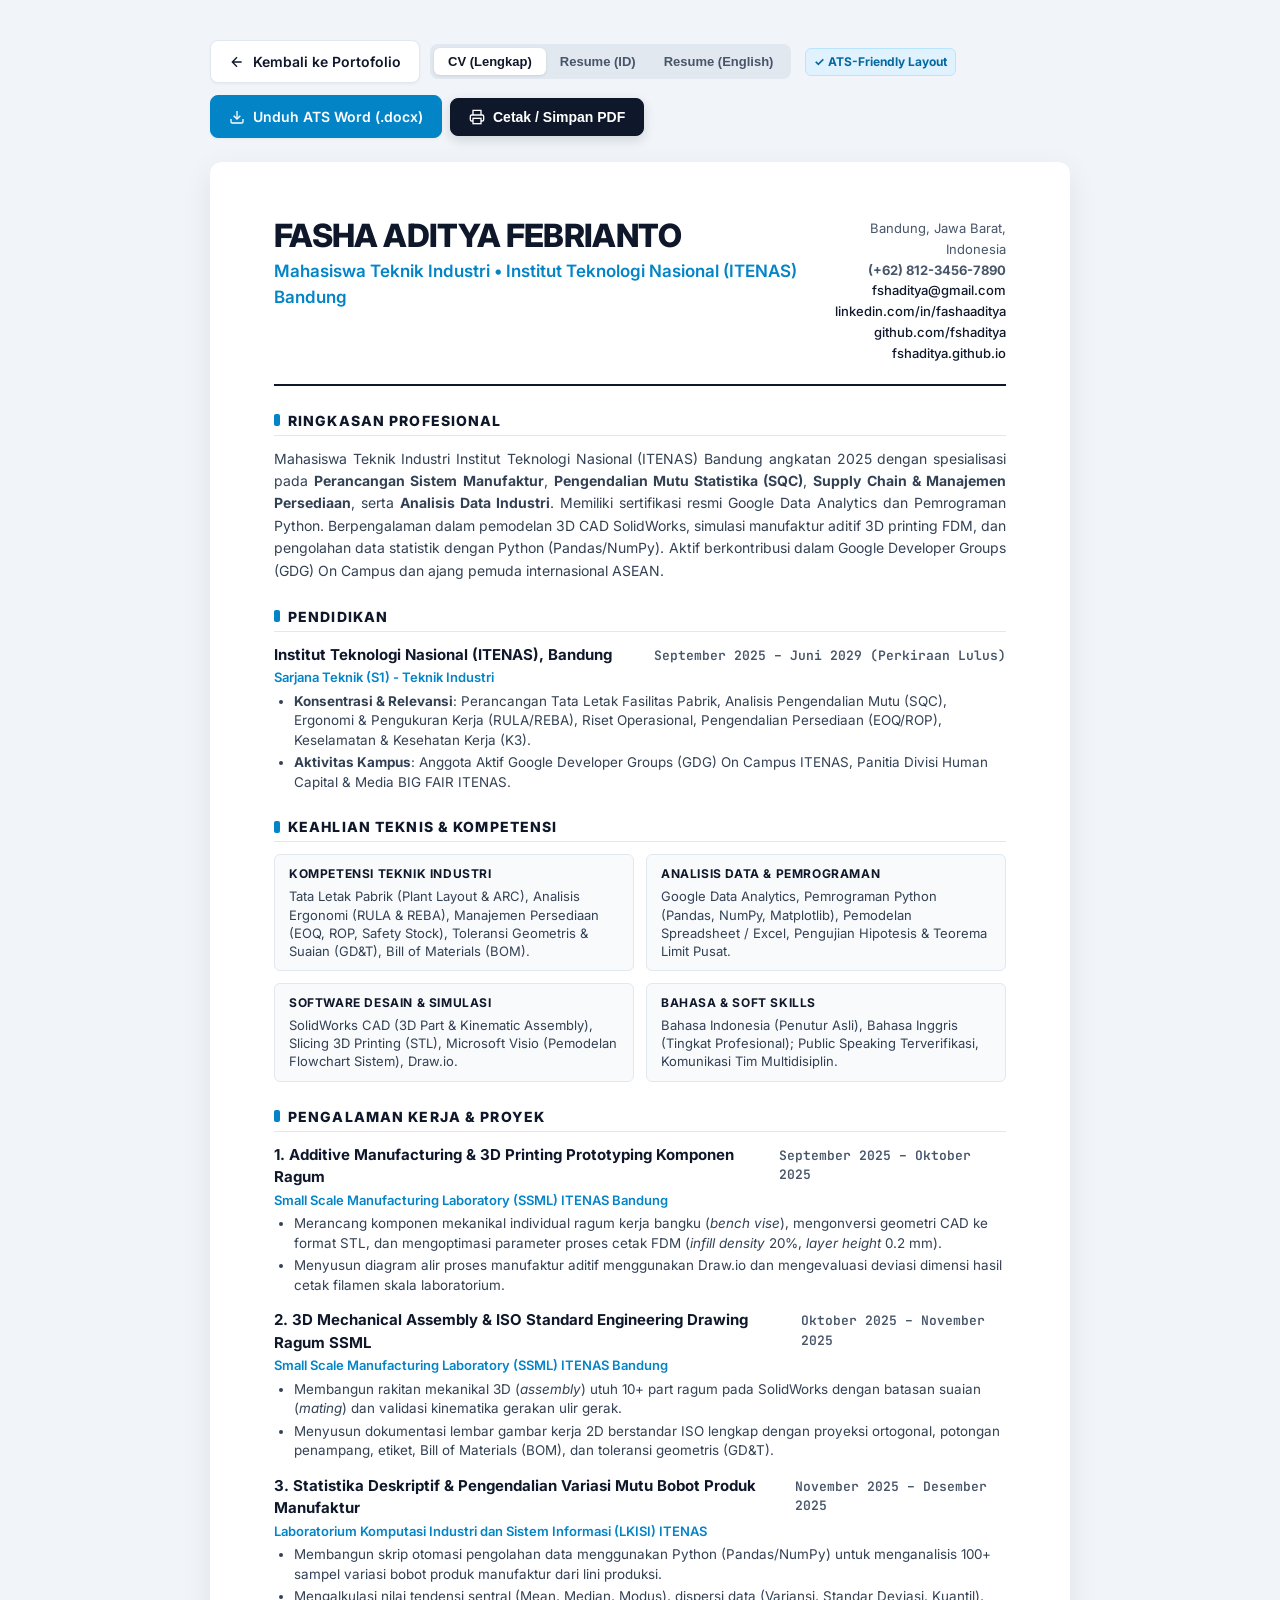
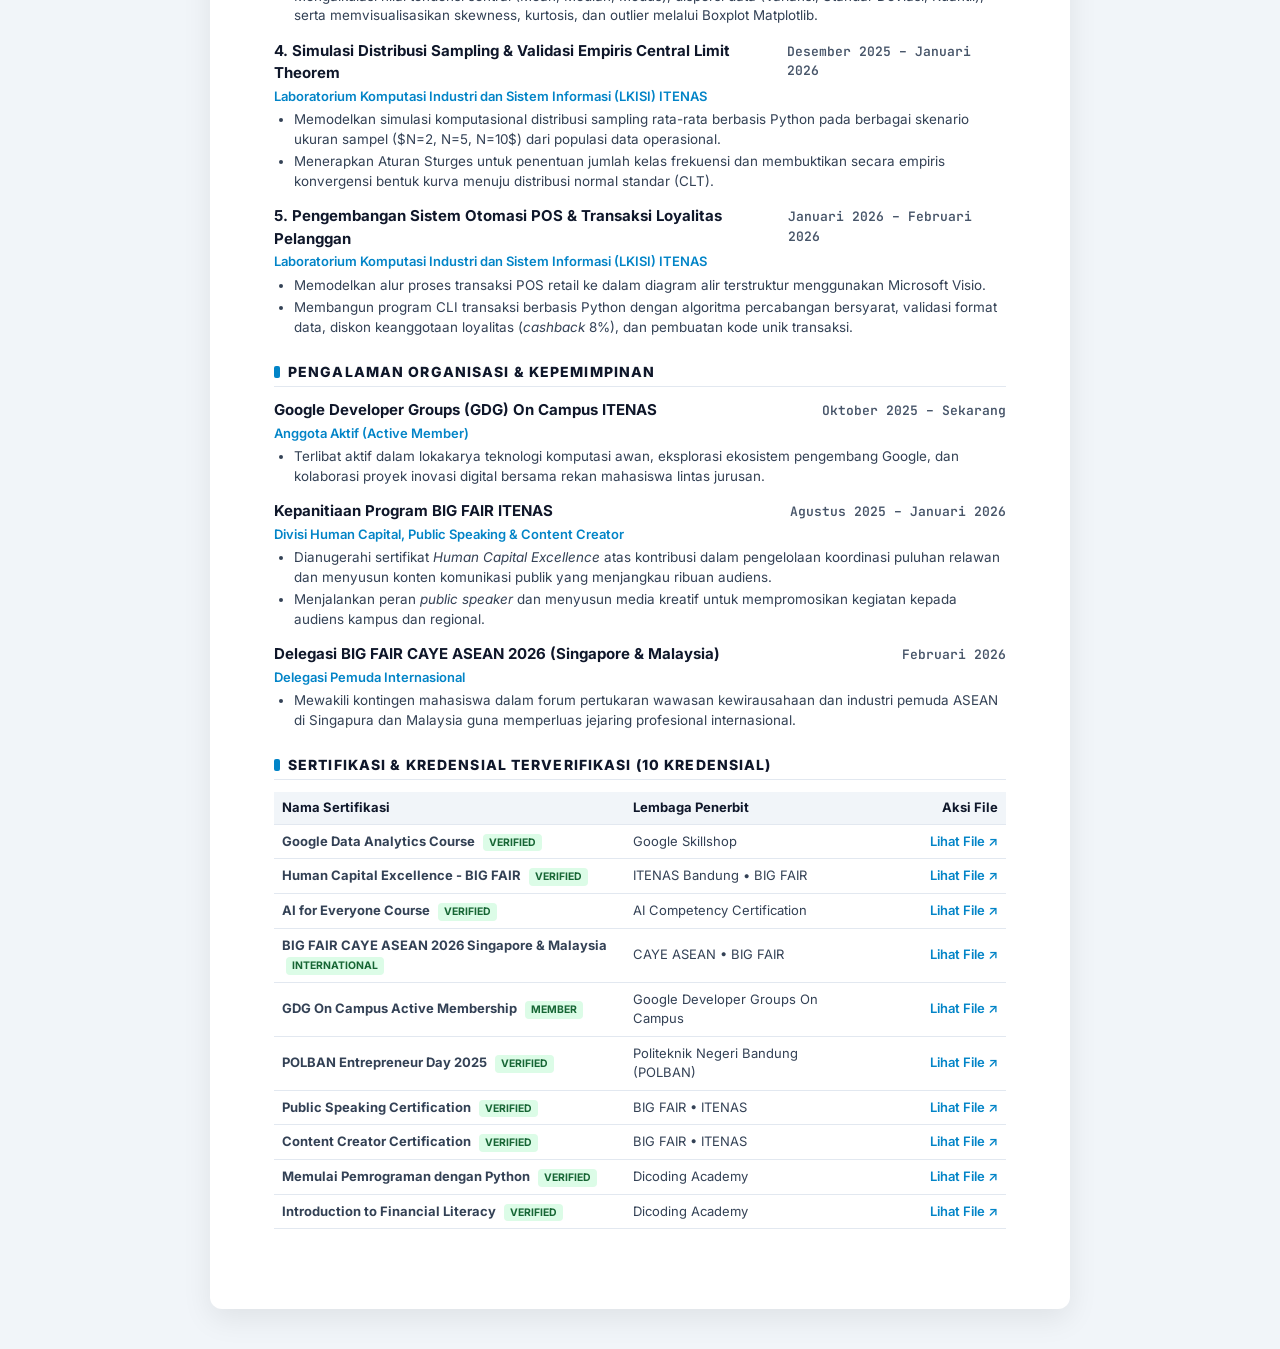
<file: cv.html>
<!DOCTYPE html>
<html lang="id">
<head>
  <meta charset="UTF-8" />
  <meta name="viewport" content="width=device-width, initial-scale=1.0" />
  <title>Curriculum Vitae & Resume - Fasha Aditya Febrianto</title>
  <meta name="description" content="Dokumen Resmi Curriculum Vitae dan Resume Fasha Aditya Febrianto - Teknik Industri ITENAS Bandung." />
  
  <link rel="preconnect" href="https://fonts.googleapis.com">
  <link rel="preconnect" href="https://fonts.gstatic.com" crossorigin>
  <link href="https://fonts.googleapis.com/css2?family=Inter:wght@400;500;600;700;800&family=JetBrains+Mono:wght@400;600&display=swap" rel="stylesheet">

  <style>
    :root {
      --primary: #0f172a;
      --secondary: #334155;
      --accent: #0284c7;
      --accent-warm: #b45309;
      --text-dark: #0f172a;
      --text-muted: #475569;
      --bg-page: #f1f5f9;
      --bg-paper: #ffffff;
      --border-color: #e2e8f0;
      --font-sans: 'Inter', system-ui, -apple-system, sans-serif;
      --font-mono: 'JetBrains Mono', monospace;
    }

    * {
      box-sizing: border-box;
      margin: 0;
      padding: 0;
    }

    body {
      font-family: var(--font-sans);
      background-color: var(--bg-page);
      color: var(--text-dark);
      line-height: 1.5;
      padding: 40px 16px;
      -webkit-font-smoothing: antialiased;
    }

    /* Floating Navigation / Control Bar */
    .top-controls {
      max-width: 860px;
      margin: 0 auto 24px;
      display: flex;
      justify-content: space-between;
      align-items: center;
      flex-wrap: wrap;
      gap: 12px;
    }

    .btn {
      display: inline-flex;
      align-items: center;
      gap: 8px;
      padding: 10px 18px;
      font-size: 0.875rem;
      font-weight: 600;
      border-radius: 8px;
      cursor: pointer;
      text-decoration: none;
      transition: all 0.2s ease;
      border: 1px solid var(--border-color);
      background: var(--bg-paper);
      color: var(--primary);
      box-shadow: 0 1px 3px rgba(0,0,0,0.05);
    }

    .btn:hover {
      background: #f8fafc;
      border-color: #cbd5e1;
      transform: translateY(-1px);
    }

    .btn-primary {
      background: var(--primary);
      color: #ffffff;
      border-color: var(--primary);
      box-shadow: 0 4px 12px rgba(15, 23, 42, 0.15);
    }

    .btn-primary:hover {
      background: #1e293b;
      color: #ffffff;
    }

    .doc-toggle {
      display: flex;
      background: #e2e8f0;
      padding: 4px;
      border-radius: 8px;
    }

    .doc-toggle button {
      border: none;
      background: transparent;
      padding: 6px 14px;
      font-size: 0.8125rem;
      font-weight: 600;
      border-radius: 6px;
      cursor: pointer;
      color: var(--text-muted);
      transition: all 0.2s;
    }

    .doc-toggle button.active {
      background: var(--bg-paper);
      color: var(--primary);
      box-shadow: 0 1px 3px rgba(0,0,0,0.1);
    }

    /* Paper Container (A4 Proportions) */
    .paper-sheet {
      max-width: 860px;
      margin: 0 auto;
      background: var(--bg-paper);
      padding: 56px 64px;
      border-radius: 12px;
      box-shadow: 0 10px 30px rgba(0, 0, 0, 0.08);
      position: relative;
    }

    /* Header Profile */
    .header {
      border-bottom: 2px solid var(--primary);
      padding-bottom: 20px;
      margin-bottom: 24px;
      display: flex;
      justify-content: space-between;
      align-items: flex-start;
      gap: 20px;
    }

    .name-title h1 {
      font-size: 2rem;
      font-weight: 800;
      letter-spacing: -0.02em;
      color: var(--primary);
      text-transform: uppercase;
      line-height: 1.1;
    }

    .name-title .subtitle {
      font-size: 1.0625rem;
      font-weight: 600;
      color: var(--accent);
      margin-top: 6px;
    }

    .contact-info {
      text-align: right;
      font-size: 0.8125rem;
      color: var(--text-muted);
      line-height: 1.6;
    }

    .contact-info a {
      color: var(--primary);
      text-decoration: none;
      font-weight: 500;
    }

    .contact-info a:hover {
      text-decoration: underline;
    }

    /* Sections */
    .section {
      margin-bottom: 24px;
    }

    .section-heading {
      font-size: 0.875rem;
      font-weight: 800;
      letter-spacing: 0.08em;
      text-transform: uppercase;
      color: var(--primary);
      border-bottom: 1.5px solid var(--border-color);
      padding-bottom: 4px;
      margin-bottom: 12px;
      display: flex;
      align-items: center;
      gap: 8px;
    }

    .section-heading::before {
      content: '';
      display: inline-block;
      width: 6px;
      height: 12px;
      background: var(--accent);
      border-radius: 2px;
    }

    /* Content Typography */
    .summary-text {
      font-size: 0.875rem;
      color: var(--secondary);
      line-height: 1.6;
      text-align: justify;
    }

    /* Entry Item */
    .entry-item {
      margin-bottom: 14px;
    }

    .entry-item:last-child {
      margin-bottom: 0;
    }

    .entry-header {
      display: flex;
      justify-content: space-between;
      align-items: baseline;
      margin-bottom: 2px;
    }

    .entry-title {
      font-size: 0.9375rem;
      font-weight: 700;
      color: var(--primary);
    }

    .entry-date {
      font-size: 0.8125rem;
      font-family: var(--font-mono);
      color: var(--text-muted);
      font-weight: 600;
    }

    .entry-subtitle {
      font-size: 0.8125rem;
      font-weight: 600;
      color: var(--accent);
      margin-bottom: 4px;
    }

    .entry-desc {
      font-size: 0.84rem;
      color: var(--secondary);
      line-height: 1.5;
    }

    .entry-list {
      list-style-type: disc;
      padding-left: 20px;
      margin-top: 4px;
    }

    .entry-list li {
      font-size: 0.84rem;
      color: var(--secondary);
      margin-bottom: 3px;
      line-height: 1.45;
    }

    /* Two Columns Grid for Skills */
    .skills-grid {
      display: grid;
      grid-template-columns: repeat(2, 1fr);
      gap: 12px;
    }

    .skill-category {
      background: #f8fafc;
      padding: 10px 14px;
      border-radius: 6px;
      border: 1px solid var(--border-color);
    }

    .skill-cat-title {
      font-size: 0.75rem;
      font-weight: 700;
      text-transform: uppercase;
      letter-spacing: 0.05em;
      color: var(--primary);
      margin-bottom: 4px;
    }

    .skill-cat-content {
      font-size: 0.8125rem;
      color: var(--secondary);
      line-height: 1.4;
    }

    /* Certifications Grid */
    .certs-table {
      width: 100%;
      border-collapse: collapse;
      font-size: 0.8125rem;
    }

    .certs-table th {
      text-align: left;
      padding: 6px 8px;
      background: #f1f5f9;
      color: var(--primary);
      font-weight: 700;
      border-bottom: 1.5px solid var(--border-color);
    }

    .certs-table td {
      padding: 7px 8px;
      border-bottom: 1px solid var(--border-color);
      color: var(--secondary);
    }

    .certs-table tr:hover td {
      background: #f8fafc;
    }

    .cert-link-btn {
      color: var(--accent);
      text-decoration: none;
      font-weight: 600;
    }

    .cert-link-btn:hover {
      text-decoration: underline;
    }

    .badge-tag {
      display: inline-block;
      font-size: 0.65rem;
      font-weight: 700;
      background: #dcfce7;
      color: #166534;
      padding: 1px 6px;
      border-radius: 4px;
      margin-left: 4px;
    }

    /* PRINT SPECIFIC STYLES FOR CLEAN ATS PDF GENERATION */
    @page {
      size: A4;
      margin: 12mm 15mm;
    }

    @media print {
      body {
        background: #ffffff !important;
        padding: 0 !important;
        color: #0f172a !important;
        font-family: Arial, Helvetica, sans-serif !important;
      }

      .no-print {
        display: none !important;
      }

      .paper-sheet {
        box-shadow: none !important;
        padding: 0 !important;
        max-width: 100% !important;
        border-radius: 0 !important;
      }

      .header {
        border-bottom: 2px solid #0f172a !important;
        padding-bottom: 12px !important;
        margin-bottom: 16px !important;
      }

      .name-title h1 {
        font-size: 18pt !important;
        color: #0f172a !important;
      }

      .name-title .subtitle {
        color: #334155 !important;
        font-size: 10pt !important;
      }

      .contact-info {
        font-size: 8.5pt !important;
        color: #334155 !important;
      }

      a {
        text-decoration: none !important;
        color: inherit !important;
      }

      .section {
        page-break-inside: auto;
        margin-bottom: 14px !important;
      }

      .section-heading {
        color: #0f172a !important;
        border-bottom: 1px solid #94a3b8 !important;
        font-size: 11pt !important;
        page-break-after: avoid;
        margin-bottom: 8px !important;
      }

      .skills-grid {
        display: block !important;
      }

      .skill-category {
        border: none !important;
        background: transparent !important;
        padding: 3px 0 !important;
        margin-bottom: 4px !important;
      }

      .skill-cat-title {
        display: inline !important;
        font-weight: bold !important;
        color: #0f172a !important;
      }

      .skill-cat-title::after {
        content: ": " !important;
      }

      .skill-cat-content {
        display: inline !important;
        color: #334155 !important;
      }

      .entry-item {
        page-break-inside: avoid;
        margin-bottom: 10px !important;
      }

      .certs-table {
        font-size: 8.5pt !important;
      }

      .certs-table th, .certs-table td {
        padding: 4px 6px !important;
        border-bottom: 1px solid #e2e8f0 !important;
      }
    }

    @media (max-width: 680px) {
      .paper-sheet {
        padding: 32px 24px;
      }

      .header {
        flex-direction: column;
        align-items: flex-start;
      }

      .contact-info {
        text-align: left;
      }

      .skills-grid {
        grid-template-columns: 1fr;
      }
    }
  </style>
</head>
<body>

  <!-- Top Controls & Actions (Not Printed) -->
  <div class="top-controls no-print">
    <div style="display: flex; align-items: center; gap: 10px; flex-wrap: wrap;">
      <a href="index.html" class="btn">
        <svg width="16" height="16" viewBox="0 0 24 24" fill="none" stroke="currentColor" stroke-width="2"><path d="M19 12H5M12 19l-7-7 7-7"/></svg>
        Kembali ke Portofolio
      </a>

      <div class="doc-toggle">
        <button id="btnCv" class="active" onclick="switchMode('cv')">CV (Lengkap)</button>
        <button id="btnResume" onclick="switchMode('resume')">Resume (ID)</button>
        <button id="btnResumeEn" onclick="switchMode('resume-en')">Resume (English)</button>
      </div>

      <span class="badge-tag" style="background:#e0f2fe; color:#0369a1; border:1px solid #bae6fd; font-size:0.75rem; padding:4px 8px; border-radius:6px;" title="Format halaman ini dioptimalkan untuk sistem ATS (Applicant Tracking System)">
        ✓ ATS-Friendly Layout
      </span>
    </div>

    <div style="display: flex; align-items: center; gap: 8px; flex-wrap: wrap;">
      <a id="btnDownloadDocx" href="downloads/CV_Fasha_Aditya_Febrianto_ATS.docx" download="CV_Fasha_Aditya_Febrianto_ATS.docx" class="btn btn-secondary" style="background:#0284c7; color:#ffffff; border-color:#0284c7;" title="Unduh file Microsoft Word (.docx) dengan format standar ATS">
        <svg width="16" height="16" viewBox="0 0 24 24" fill="none" stroke="currentColor" stroke-width="2"><path d="M21 15v4a2 2 0 0 1-2 2H5a2 2 0 0 1-2-2v-4"></path><polyline points="7 10 12 15 17 10"></polyline><line x1="12" y1="15" x2="12" y2="3"></line></svg>
        <span id="txtDownloadDocx">Unduh ATS Word (.docx)</span>
      </a>

      <button onclick="window.print()" class="btn btn-primary" title="Cetak atau simpan langsung sebagai PDF berstandar ATS">
        <svg width="16" height="16" viewBox="0 0 24 24" fill="none" stroke="currentColor" stroke-width="2"><polyline points="6 9 6 2 18 2 18 9"></polyline><path d="M6 18H4a2 2 0 0 1-2-2v-5a2 2 0 0 1 2-2h16a2 2 0 0 1 2 2v5a2 2 0 0 1-2 2h-2"></path><rect x="6" y="14" width="12" height="8"></rect></svg>
        Cetak / Simpan PDF
      </button>
    </div>
  </div>

  <!-- A4 Printable Paper -->
  <main class="paper-sheet" id="printableDoc">
    <div id="viewId">
    
    <!-- Header -->
    <header class="header">
      <div class="name-title">
        <h1 id="docHeadingName">FASHA ADITYA FEBRIANTO</h1>
        <div class="subtitle">Mahasiswa Teknik Industri • Institut Teknologi Nasional (ITENAS) Bandung</div>
      </div>
      <div class="contact-info">
        <div>Bandung, Jawa Barat, Indonesia</div>
        <div><strong>(+62) 812-3456-7890</strong></div>
        <div><a href="mailto:fshaditya@gmail.com">fshaditya@gmail.com</a></div>
        <div><a href="https://linkedin.com/in/fashaaditya" target="_blank">linkedin.com/in/fashaaditya</a></div>
        <div><a href="https://github.com/fshaditya/fashaaditya" target="_blank">github.com/fshaditya</a></div>
        <div><a href="https://fshaditya.github.io/fashaaditya/" target="_blank">fshaditya.github.io</a></div>
      </div>
    </header>

    <!-- Professional Summary -->
    <section class="section">
      <h2 class="section-heading">Ringkasan Profesional</h2>
      <p class="summary-text" id="docSummary">
        Mahasiswa Teknik Industri Institut Teknologi Nasional (ITENAS) Bandung angkatan 2025 dengan spesialisasi pada <strong>Perancangan Sistem Manufaktur</strong>, <strong>Pengendalian Mutu Statistika (SQC)</strong>, <strong>Supply Chain &amp; Manajemen Persediaan</strong>, serta <strong>Analisis Data Industri</strong>. Memiliki sertifikasi resmi Google Data Analytics dan Pemrograman Python. Berpengalaman dalam pemodelan 3D CAD SolidWorks, simulasi manufaktur aditif 3D printing FDM, dan pengolahan data statistik dengan Python (Pandas/NumPy). Aktif berkontribusi dalam Google Developer Groups (GDG) On Campus dan ajang pemuda internasional ASEAN.
      </p>
    </section>

    <!-- Education -->
    <section class="section">
      <h2 class="section-heading">Pendidikan</h2>
      <div class="entry-item">
        <div class="entry-header">
          <span class="entry-title">Institut Teknologi Nasional (ITENAS), Bandung</span>
          <span class="entry-date">September 2025 – Juni 2029 (Perkiraan Lulus)</span>
        </div>
        <div class="entry-subtitle">Sarjana Teknik (S1) - Teknik Industri</div>
        <ul class="entry-list">
          <li><strong>Konsentrasi &amp; Relevansi</strong>: Perancangan Tata Letak Fasilitas Pabrik, Analisis Pengendalian Mutu (SQC), Ergonomi &amp; Pengukuran Kerja (RULA/REBA), Riset Operasional, Pengendalian Persediaan (EOQ/ROP), Keselamatan &amp; Kesehatan Kerja (K3).</li>
          <li><strong>Aktivitas Kampus</strong>: Anggota Aktif Google Developer Groups (GDG) On Campus ITENAS, Panitia Divisi Human Capital &amp; Media BIG FAIR ITENAS.</li>
        </ul>
      </div>
    </section>

    <!-- Core Skills -->
    <section class="section">
      <h2 class="section-heading">Keahlian Teknis &amp; Kompetensi</h2>
      <div class="skills-grid">
        <div class="skill-category">
          <div class="skill-cat-title">Kompetensi Teknik Industri</div>
          <div class="skill-cat-content">Tata Letak Pabrik (Plant Layout &amp; ARC), Analisis Ergonomi (RULA &amp; REBA), Manajemen Persediaan (EOQ, ROP, Safety Stock), Toleransi Geometris &amp; Suaian (GD&amp;T), Bill of Materials (BOM).</div>
        </div>
        <div class="skill-category">
          <div class="skill-cat-title">Analisis Data &amp; Pemrograman</div>
          <div class="skill-cat-content">Google Data Analytics, Pemrograman Python (Pandas, NumPy, Matplotlib), Pemodelan Spreadsheet / Excel, Pengujian Hipotesis &amp; Teorema Limit Pusat.</div>
        </div>
        <div class="skill-category">
          <div class="skill-cat-title">Software Desain &amp; Simulasi</div>
          <div class="skill-cat-content">SolidWorks CAD (3D Part &amp; Kinematic Assembly), Slicing 3D Printing (STL), Microsoft Visio (Pemodelan Flowchart Sistem), Draw.io.</div>
        </div>
        <div class="skill-category">
          <div class="skill-cat-title">Bahasa &amp; Soft Skills</div>
          <div class="skill-cat-content">Bahasa Indonesia (Penutur Asli), Bahasa Inggris (Tingkat Profesional); Public Speaking Terverifikasi, Komunikasi Tim Multidisiplin.</div>
        </div>
      </div>
    </section>

    <!-- Key Projects -->
    <section class="section">
      <h2 class="section-heading">Pengalaman Kerja &amp; Proyek</h2>
      
      <div class="entry-item">
        <div class="entry-header">
          <span class="entry-title">1. Additive Manufacturing &amp; 3D Printing Prototyping Komponen Ragum</span>
          <span class="entry-date">September 2025 – Oktober 2025</span>
        </div>
        <div class="entry-subtitle">Small Scale Manufacturing Laboratory (SSML) ITENAS Bandung</div>
        <ul class="entry-list">
          <li>Merancang komponen mekanikal individual ragum kerja bangku (<em>bench vise</em>), mengonversi geometri CAD ke format STL, dan mengoptimasi parameter proses cetak FDM (<em>infill density</em> 20%, <em>layer height</em> 0.2 mm).</li>
          <li>Menyusun diagram alir proses manufaktur aditif menggunakan Draw.io dan mengevaluasi deviasi dimensi hasil cetak filamen skala laboratorium.</li>
        </ul>
      </div>

      <div class="entry-item">
        <div class="entry-header">
          <span class="entry-title">2. 3D Mechanical Assembly &amp; ISO Standard Engineering Drawing Ragum SSML</span>
          <span class="entry-date">Oktober 2025 – November 2025</span>
        </div>
        <div class="entry-subtitle">Small Scale Manufacturing Laboratory (SSML) ITENAS Bandung</div>
        <ul class="entry-list">
          <li>Membangun rakitan mekanikal 3D (<em>assembly</em>) utuh 10+ part ragum pada SolidWorks dengan batasan suaian (<em>mating</em>) dan validasi kinematika gerakan ulir gerak.</li>
          <li>Menyusun dokumentasi lembar gambar kerja 2D berstandar ISO lengkap dengan proyeksi ortogonal, potongan penampang, etiket, Bill of Materials (BOM), dan toleransi geometris (GD&amp;T).</li>
        </ul>
      </div>

      <div class="entry-item">
        <div class="entry-header">
          <span class="entry-title">3. Statistika Deskriptif &amp; Pengendalian Variasi Mutu Bobot Produk Manufaktur</span>
          <span class="entry-date">November 2025 – Desember 2025</span>
        </div>
        <div class="entry-subtitle">Laboratorium Komputasi Industri dan Sistem Informasi (LKISI) ITENAS</div>
        <ul class="entry-list">
          <li>Membangun skrip otomasi pengolahan data menggunakan Python (Pandas/NumPy) untuk menganalisis 100+ sampel variasi bobot produk manufaktur dari lini produksi.</li>
          <li>Mengalkulasi nilai tendensi sentral (Mean, Median, Modus), dispersi data (Variansi, Standar Deviasi, Kuantil), serta memvisualisasikan skewness, kurtosis, dan outlier melalui Boxplot Matplotlib.</li>
        </ul>
      </div>

      <div class="entry-item">
        <div class="entry-header">
          <span class="entry-title">4. Simulasi Distribusi Sampling &amp; Validasi Empiris Central Limit Theorem</span>
          <span class="entry-date">Desember 2025 – Januari 2026</span>
        </div>
        <div class="entry-subtitle">Laboratorium Komputasi Industri dan Sistem Informasi (LKISI) ITENAS</div>
        <ul class="entry-list">
          <li>Memodelkan simulasi komputasional distribusi sampling rata-rata berbasis Python pada berbagai skenario ukuran sampel ($N=2, N=5, N=10$) dari populasi data operasional.</li>
          <li>Menerapkan Aturan Sturges untuk penentuan jumlah kelas frekuensi dan membuktikan secara empiris konvergensi bentuk kurva menuju distribusi normal standar (CLT).</li>
        </ul>
      </div>

      <div class="entry-item">
        <div class="entry-header">
          <span class="entry-title">5. Pengembangan Sistem Otomasi POS &amp; Transaksi Loyalitas Pelanggan</span>
          <span class="entry-date">Januari 2026 – Februari 2026</span>
        </div>
        <div class="entry-subtitle">Laboratorium Komputasi Industri dan Sistem Informasi (LKISI) ITENAS</div>
        <ul class="entry-list">
          <li>Memodelkan alur proses transaksi POS retail ke dalam diagram alir terstruktur menggunakan Microsoft Visio.</li>
          <li>Membangun program CLI transaksi berbasis Python dengan algoritma percabangan bersyarat, validasi format data, diskon keanggotaan loyalitas (<em>cashback</em> 8%), dan pembuatan kode unik transaksi.</li>
        </ul>
      </div>
    </section>

    <!-- Organizational Experience -->
    <section class="section">
      <h2 class="section-heading">Pengalaman Organisasi &amp; Kepemimpinan</h2>
      
      <div class="entry-item">
        <div class="entry-header">
          <span class="entry-title">Google Developer Groups (GDG) On Campus ITENAS</span>
          <span class="entry-date">Oktober 2025 – Sekarang</span>
        </div>
        <div class="entry-subtitle">Anggota Aktif (Active Member)</div>
        <ul class="entry-list">
          <li>Terlibat aktif dalam lokakarya teknologi komputasi awan, eksplorasi ekosistem pengembang Google, dan kolaborasi proyek inovasi digital bersama rekan mahasiswa lintas jurusan.</li>
        </ul>
      </div>

      <div class="entry-item">
        <div class="entry-header">
          <span class="entry-title">Kepanitiaan Program BIG FAIR ITENAS</span>
          <span class="entry-date">Agustus 2025 – Januari 2026</span>
        </div>
        <div class="entry-subtitle">Divisi Human Capital, Public Speaking &amp; Content Creator</div>
        <ul class="entry-list">
          <li>Dianugerahi sertifikat <em>Human Capital Excellence</em> atas kontribusi dalam pengelolaan koordinasi puluhan relawan dan menyusun konten komunikasi publik yang menjangkau ribuan audiens.</li>
          <li>Menjalankan peran <em>public speaker</em> dan menyusun media kreatif untuk mempromosikan kegiatan kepada audiens kampus dan regional.</li>
        </ul>
      </div>

      <div class="entry-item" id="cayeOrgItem">
        <div class="entry-header">
          <span class="entry-title">Delegasi BIG FAIR CAYE ASEAN 2026 (Singapore &amp; Malaysia)</span>
          <span class="entry-date">Februari 2026</span>
        </div>
        <div class="entry-subtitle">Delegasi Pemuda Internasional</div>
        <ul class="entry-list">
          <li>Mewakili kontingen mahasiswa dalam forum pertukaran wawasan kewirausahaan dan industri pemuda ASEAN di Singapura dan Malaysia guna memperluas jejaring profesional internasional.</li>
        </ul>
      </div>
    </section>

    <!-- Verified Certifications (Table) -->
    <section class="section" id="certSection">
      <h2 class="section-heading">Sertifikasi & Kredensial Terverifikasi (10 Kredensial)</h2>
      
      <table class="certs-table">
        <thead>
          <tr>
            <th style="width: 48%;">Nama Sertifikasi</th>
            <th style="width: 32%;">Lembaga Penerbit</th>
            <th style="width: 20%; text-align: right;">Aksi File</th>
          </tr>
        </thead>
        <tbody>
          <tr>
            <td><strong>Google Data Analytics Course</strong> <span class="badge-tag">VERIFIED</span></td>
            <td>Google Skillshop</td>
            <td style="text-align: right;"><a class="cert-link-btn" href="https://drive.google.com/file/d/1hQkM6yd78QQE0KeuipHmFMIUmXJR2X3k/view?usp=drive_link" target="_blank">Lihat File ↗</a></td>
          </tr>
          <tr>
            <td><strong>Human Capital Excellence - BIG FAIR</strong> <span class="badge-tag">VERIFIED</span></td>
            <td>ITENAS Bandung • BIG FAIR</td>
            <td style="text-align: right;"><a class="cert-link-btn" href="https://drive.google.com/file/d/1AwF6GE4XygJX2gHLUqdujcu7x0l6jWMY/view?usp=drive_link" target="_blank">Lihat File ↗</a></td>
          </tr>
          <tr>
            <td><strong>AI for Everyone Course</strong> <span class="badge-tag">VERIFIED</span></td>
            <td>AI Competency Certification</td>
            <td style="text-align: right;"><a class="cert-link-btn" href="https://drive.google.com/file/d/1s2Tji65xz3at8DX0PGcjhQk3aYx36Mc8/view?usp=drive_link" target="_blank">Lihat File ↗</a></td>
          </tr>
          <tr>
            <td><strong>BIG FAIR CAYE ASEAN 2026 Singapore & Malaysia</strong> <span class="badge-tag">INTERNATIONAL</span></td>
            <td>CAYE ASEAN • BIG FAIR</td>
            <td style="text-align: right;"><a class="cert-link-btn" href="https://drive.google.com/file/d/1sfZnvro_J5rs-0GWlVSwCT5T4LZNnzXe/view?usp=drive_link" target="_blank">Lihat File ↗</a></td>
          </tr>
          <tr>
            <td><strong>GDG On Campus Active Membership</strong> <span class="badge-tag">MEMBER</span></td>
            <td>Google Developer Groups On Campus</td>
            <td style="text-align: right;"><a class="cert-link-btn" href="https://drive.google.com/file/d/1VuibRHMvgbay4p79zuobTNQtntBlTZsj/view?usp=drive_link" target="_blank">Lihat File ↗</a></td>
          </tr>
          <tr>
            <td><strong>POLBAN Entrepreneur Day 2025</strong> <span class="badge-tag">VERIFIED</span></td>
            <td>Politeknik Negeri Bandung (POLBAN)</td>
            <td style="text-align: right;"><a class="cert-link-btn" href="https://drive.google.com/file/d/1uwv7QlUxdbpQmKJaEPy2AFpfuhZ5uFAg/view?usp=drive_link" target="_blank">Lihat File ↗</a></td>
          </tr>
          <tr>
            <td><strong>Public Speaking Certification</strong> <span class="badge-tag">VERIFIED</span></td>
            <td>BIG FAIR • ITENAS</td>
            <td style="text-align: right;"><a class="cert-link-btn" href="https://drive.google.com/file/d/1_fgOT5GQrYrwQToHMEYpVJ7Act9jIZHg/view?usp=drive_link" target="_blank">Lihat File ↗</a></td>
          </tr>
          <tr>
            <td><strong>Content Creator Certification</strong> <span class="badge-tag">VERIFIED</span></td>
            <td>BIG FAIR • ITENAS</td>
            <td style="text-align: right;"><a class="cert-link-btn" href="https://drive.google.com/file/d/1F8uiuYwzgSvdBD-YmHnsC8Jrgkd05D9z/view?usp=drive_link" target="_blank">Lihat File ↗</a></td>
          </tr>
          <tr>
            <td><strong>Memulai Pemrograman dengan Python</strong> <span class="badge-tag">VERIFIED</span></td>
            <td>Dicoding Academy</td>
            <td style="text-align: right;"><a class="cert-link-btn" href="https://drive.google.com/file/d/1ii_CBkfaI_j6_Nj5TuOEjvV1DkopGvrE/view?usp=drive_link" target="_blank">Lihat File ↗</a></td>
          </tr>
          <tr>
            <td><strong>Introduction to Financial Literacy</strong> <span class="badge-tag">VERIFIED</span></td>
            <td>Dicoding Academy</td>
            <td style="text-align: right;"><a class="cert-link-btn" href="https://drive.google.com/file/d/1z7JdU5oowoytfx7_3F5VvTEYV0njy71h/view?usp=drive_link" target="_blank">Lihat File ↗</a></td>
          </tr>
        </tbody>
      </table>
    </section>
    </div> <!-- end of viewId -->

    <!-- VIEW ENGLISH (RESUME EN) -->
    <div id="viewEn" style="display: none;">
      <!-- Header EN -->
      <header class="header">
        <div class="name-title">
          <h1>FASHA ADITYA FEBRIANTO</h1>
          <div class="subtitle">Industrial Engineering Undergraduate • National Institute of Technology (ITENAS) Bandung</div>
        </div>
        <div class="contact-info">
          <div>Bandung, Indonesia</div>
          <div><strong>(+62) 812-3456-7890</strong></div>
          <div><a href="mailto:fshaditya@gmail.com">fshaditya@gmail.com</a></div>
          <div><a href="https://linkedin.com/in/fashaaditya" target="_blank">linkedin.com/in/fashaaditya</a></div>
          <div><a href="https://github.com/fshaditya/fashaaditya" target="_blank">github.com/fshaditya</a></div>
          <div><a href="https://fshaditya.github.io/fashaaditya/" target="_blank">fshaditya.github.io</a></div>
        </div>
      </header>

      <!-- Professional Summary EN -->
      <section class="section">
        <h2 class="section-heading">Professional Summary</h2>
        <p class="summary-text">
          Industrial Engineering undergraduate at Institut Teknologi Nasional (ITENAS) Bandung (Class of 2025) specializing in <strong>Manufacturing Systems Optimization</strong>, <strong>Statistical Quality Control (SQC)</strong>, <strong>Supply Chain Analytics</strong>, and <strong>Data-Driven Operations</strong>. Certified in Google Data Analytics and Python Programming. Demonstrated hands-on experience in SolidWorks 3D CAD modeling, FDM 3D printing prototyping, and quality control programming with Python (Pandas/NumPy). Active member of Google Developer Groups (GDG) On Campus and international youth enterprise summits in Southeast Asia.
        </p>
      </section>

      <!-- Education EN -->
      <section class="section">
        <h2 class="section-heading">Education</h2>
        <div class="entry-item">
          <div class="entry-header">
            <span class="entry-title">National Institute of Technology (ITENAS), Bandung, Indonesia</span>
            <span class="entry-date">September 2025 – June 2029 (Expected)</span>
          </div>
          <div class="entry-subtitle">Bachelor of Science (B.S.) in Industrial Engineering</div>
          <ul class="entry-list">
            <li><strong>Core Coursework</strong>: Facility Layout &amp; Plant Design, Statistical Quality Control (SQC), Ergonomics &amp; Work Study (RULA/REBA), Operations Research, Supply Chain &amp; Inventory Control (EOQ/ROP), Industrial Safety (K3).</li>
            <li><strong>Campus Involvements</strong>: Active Member at Google Developer Groups (GDG) On Campus ITENAS, Human Capital &amp; Media Committee at BIG FAIR ITENAS.</li>
          </ul>
        </div>
      </section>

      <!-- Technical & Professional Skills EN -->
      <section class="section">
        <h2 class="section-heading">Technical Skills</h2>
        <div class="skills-grid">
          <div class="skill-category">
            <div class="skill-cat-title">Industrial Engineering</div>
            <div class="skill-cat-content">Facility Layout Optimization (ARC), Ergonomic Risk Assessment (RULA/REBA), Inventory Modeling (EOQ, ROP, Safety Stock), Geometric Dimensioning &amp; Tolerancing (GD&amp;T), Bill of Materials (BOM).</div>
          </div>
          <div class="skill-category">
            <div class="skill-cat-title">Data Analytics &amp; Programming</div>
            <div class="skill-cat-content">Google Data Analytics, Python Programming (Pandas, NumPy, Matplotlib), Advanced Spreadsheet Modeling, Statistical Process Control (SPC), Central Limit Theorem Testing.</div>
          </div>
          <div class="skill-category">
            <div class="skill-cat-title">Engineering Software</div>
            <div class="skill-cat-content">SolidWorks CAD (3D Part Modeling &amp; Kinematic Assembly), FDM 3D Printing Slicing (STL), Microsoft Visio (Process Flowcharting), Draw.io.</div>
          </div>
          <div class="skill-category">
            <div class="skill-cat-title">Languages &amp; Soft Skills</div>
            <div class="skill-cat-content">Indonesian (Native), English (Professional Working Proficiency); Public Speaking, Technical Documentation, Cross-Functional Team Leadership.</div>
          </div>
        </div>
      </section>

      <!-- Selected Projects EN -->
      <section class="section">
        <h2 class="section-heading">Work Experience &amp; Projects</h2>
        
        <div class="entry-item">
          <div class="entry-header">
            <span class="entry-title">1. Additive Manufacturing &amp; 3D Printing Prototyping</span>
            <span class="entry-date">September 2025 – October 2025</span>
          </div>
          <div class="entry-subtitle">Small Scale Manufacturing Laboratory (SSML) ITENAS</div>
          <ul class="entry-list">
            <li>Engineered 3D CAD mechanical components for an industrial bench vise, exported geometry to production STL formats, and optimized FDM 3D printing parameters (20% infill, 0.2 mm layer height).</li>
            <li>Formulated systematic manufacturing process flowcharts in Draw.io and inspected dimensional precision against CAD design tolerances.</li>
          </ul>
        </div>

        <div class="entry-item">
          <div class="entry-header">
            <span class="entry-title">2. 3D Mechanical Assembly &amp; ISO Standard Engineering Drawing</span>
            <span class="entry-date">October 2025 – November 2025</span>
          </div>
          <div class="entry-subtitle">Small Scale Manufacturing Laboratory (SSML) ITENAS</div>
          <ul class="entry-list">
            <li>Constructed a comprehensive 10+ part mechanical assembly of a precision bench vise in SolidWorks, implementing concentric and distance mates to validate mechanical kinematic motion.</li>
            <li>Drafted ISO-standard 2D manufacturing drawings featuring orthogonal projections, section views, Bill of Materials (BOM), and GD&amp;T geometric tolerance specifications.</li>
          </ul>
        </div>

        <div class="entry-item">
          <div class="entry-header">
            <span class="entry-title">3. Descriptive Statistics &amp; Manufacturing QC Variance Analysis</span>
            <span class="entry-date">November 2025 – December 2025</span>
          </div>
          <div class="entry-subtitle">Computing &amp; Information Systems Lab (LKISI) ITENAS</div>
          <ul class="entry-list">
            <li>Developed Python data analysis scripts (Pandas/NumPy) to assess weight variances across 100+ manufacturing production batch records.</li>
            <li>Evaluated central tendency (Mean, Median, Mode), variance, standard deviation, and quantiles; generated Boxplots and distribution metrics to identify production outliers.</li>
          </ul>
        </div>

        <div class="entry-item">
          <div class="entry-header">
            <span class="entry-title">4. Sampling Distribution Simulation &amp; Central Limit Theorem Validation</span>
            <span class="entry-date">December 2025 – January 2026</span>
          </div>
          <div class="entry-subtitle">Computing &amp; Information Systems Lab (LKISI) ITENAS</div>
          <ul class="entry-list">
            <li>Programmed computational sampling distribution simulations in Python across multi-sample regimes (N=2, N=5, N=10) to analyze operational population statistics.</li>
            <li>Implemented Sturges Rule binning and Matplotlib histogram plotting to demonstrate mathematical convergence toward standard normal distributions.</li>
          </ul>
        </div>

        <div class="entry-item">
          <div class="entry-header">
            <span class="entry-title">5. Automated Retail POS &amp; Customer Loyalty Transaction System</span>
            <span class="entry-date">January 2026 – February 2026</span>
          </div>
          <div class="entry-subtitle">Computing &amp; Information Systems Lab (LKISI) ITENAS</div>
          <ul class="entry-list">
            <li>Architected structured retail checkout process flowcharts in Microsoft Visio mapping multi-tier transactional logic and customer membership rules.</li>
            <li>Built a Python-based order fulfillment script with conditional logic branches, automated transaction ID hashing, input validation, and real-time loyalty cashback calculation.</li>
          </ul>
        </div>
      </section>

      <!-- Leadership & Organizational Experience EN -->
      <section class="section">
        <h2 class="section-heading">Leadership Experience</h2>
        
        <div class="entry-item">
          <div class="entry-header">
            <span class="entry-title">Google Developer Groups (GDG) On Campus ITENAS</span>
            <span class="entry-date">October 2025 – Present</span>
          </div>
          <div class="entry-subtitle">Active Member</div>
          <ul class="entry-list">
            <li>Actively participated in technology enablement sessions, Google Cloud developer ecosystems exploration, and student digital innovation initiatives across multidisciplinary teams.</li>
          </ul>
        </div>

        <div class="entry-item">
          <div class="entry-header">
            <span class="entry-title">BIG FAIR ITENAS Committee</span>
            <span class="entry-date">August 2025 – January 2026</span>
          </div>
          <div class="entry-subtitle">Human Capital, Public Speaking &amp; Content Creator</div>
          <ul class="entry-list">
            <li>Awarded Human Capital Excellence for coordinating volunteer operations, delivering public presentations, and authoring digital outreach content reaching regional university audiences.</li>
          </ul>
        </div>

        <div class="entry-item">
          <div class="entry-header">
            <span class="entry-title">CAYE ASEAN Delegation (Singapore &amp; Malaysia)</span>
            <span class="entry-date">February 2026</span>
          </div>
          <div class="entry-subtitle">International Youth Delegate</div>
          <ul class="entry-list">
            <li>Represented university delegation in youth enterprise summits across Singapore and Malaysia, broadening international industrial networking and supply chain perspectives.</li>
          </ul>
        </div>
      </section>

      <!-- Key Certifications EN -->
      <section class="section">
        <h2 class="section-heading">Certifications &amp; Credentials</h2>
        <table class="certs-table">
          <thead>
            <tr>
              <th style="width: 44%;">Certification Title</th>
              <th style="width: 26%;">Issuing Authority</th>
              <th style="width: 14%;">Date</th>
              <th style="width: 16%; text-align: right;">Credential</th>
            </tr>
          </thead>
          <tbody>
            <tr>
              <td><strong>Google Data Analytics Course</strong> <span class="badge-tag">VERIFIED</span></td>
              <td>Google Skillshop</td>
              <td>Jul 2025</td>
              <td style="text-align: right;"><a class="cert-link-btn" href="https://drive.google.com/file/d/1hQkM6yd78QQE0KeuipHmFMIUmXJR2X3k/view?usp=drive_link" target="_blank">View File ↗</a></td>
            </tr>
            <tr>
              <td><strong>AI for Everyone Course</strong> <span class="badge-tag">VERIFIED</span></td>
              <td>AI Competency Certification</td>
              <td>Aug 2025</td>
              <td style="text-align: right;"><a class="cert-link-btn" href="https://drive.google.com/file/d/1s2Tji65xz3at8DX0PGcjhQk3aYx36Mc8/view?usp=drive_link" target="_blank">View File ↗</a></td>
            </tr>
            <tr>
              <td><strong>Programming with Python</strong> <span class="badge-tag">VERIFIED</span></td>
              <td>Dicoding Academy</td>
              <td>Sep 2025</td>
              <td style="text-align: right;"><a class="cert-link-btn" href="https://drive.google.com/file/d/1ii_CBkfaI_j6_Nj5TuOEjvV1DkopGvrE/view?usp=drive_link" target="_blank">View File ↗</a></td>
            </tr>
            <tr>
              <td><strong>Introduction to Financial Literacy</strong> <span class="badge-tag">VERIFIED</span></td>
              <td>Dicoding Academy</td>
              <td>Oct 2025</td>
              <td style="text-align: right;"><a class="cert-link-btn" href="https://drive.google.com/file/d/1z7JdU5oowoytfx7_3F5VvTEYV0njy71h/view?usp=drive_link" target="_blank">View File ↗</a></td>
            </tr>
            <tr>
              <td><strong>Human Capital Excellence &amp; Public Speaking</strong> <span class="badge-tag">VERIFIED</span></td>
              <td>BIG FAIR ITENAS</td>
              <td>Nov 2025</td>
              <td style="text-align: right;"><a class="cert-link-btn" href="https://drive.google.com/file/d/1AwF6GE4XygJX2gHLUqdujcu7x0l6jWMY/view?usp=drive_link" target="_blank">View File ↗</a></td>
            </tr>
            <tr>
              <td><strong>GDG On Campus Active Membership</strong> <span class="badge-tag">MEMBER</span></td>
              <td>Google Developer Groups On Campus</td>
              <td>Oct 2025</td>
              <td style="text-align: right;"><a class="cert-link-btn" href="https://drive.google.com/file/d/1VuibRHMvgbay4p79zuobTNQtntBlTZsj/view?usp=drive_link" target="_blank">View File ↗</a></td>
            </tr>
            <tr>
              <td><strong>BIG FAIR CAYE ASEAN 2026 (Singapore &amp; Malaysia)</strong> <span class="badge-tag">INTERNATIONAL</span></td>
              <td>CAYE ASEAN • BIG FAIR</td>
              <td>Feb 2026</td>
              <td style="text-align: right;"><a class="cert-link-btn" href="https://drive.google.com/file/d/1sfZnvro_J5rs-0GWlVSwCT5T4LZNnzXe/view?usp=drive_link" target="_blank">View File ↗</a></td>
            </tr>
            <tr>
              <td><strong>POLBAN Entrepreneur Day 2025</strong> <span class="badge-tag">VERIFIED</span></td>
              <td>Politeknik Negeri Bandung (POLBAN)</td>
              <td>May 2025</td>
              <td style="text-align: right;"><a class="cert-link-btn" href="https://drive.google.com/file/d/1uwv7QlUxdbpQmKJaEPy2AFpfuhZ5uFAg/view?usp=drive_link" target="_blank">View File ↗</a></td>
            </tr>
          </tbody>
        </table>
      </section>
    </div> <!-- end of viewEn -->

  </main>

  <script>
    function switchMode(mode) {
      const btnCv = document.getElementById('btnCv');
      const btnResume = document.getElementById('btnResume');
      const btnResumeEn = document.getElementById('btnResumeEn');
      const viewId = document.getElementById('viewId');
      const viewEn = document.getElementById('viewEn');
      const docSummary = document.getElementById('docSummary');
      const btnDownloadDocx = document.getElementById('btnDownloadDocx');
      const txtDownloadDocx = document.getElementById('txtDownloadDocx');

      btnCv.classList.remove('active');
      btnResume.classList.remove('active');
      btnResumeEn.classList.remove('active');

      if (mode === 'resume-en') {
        btnResumeEn.classList.add('active');
        viewId.style.display = 'none';
        viewEn.style.display = 'block';
        document.title = "Resume (English) - Fasha Aditya Febrianto";
        if (btnDownloadDocx) {
          btnDownloadDocx.href = 'downloads/Resume_Fasha_Aditya_Febrianto_EN_ATS.docx';
          btnDownloadDocx.setAttribute('download', 'Resume_Fasha_Aditya_Febrianto_EN_ATS.docx');
        }
        if (txtDownloadDocx) {
          txtDownloadDocx.textContent = 'Unduh ATS Resume EN (.docx)';
        }
      } else if (mode === 'resume') {
        btnResume.classList.add('active');
        viewEn.style.display = 'none';
        viewId.style.display = 'block';
        document.title = "Resume - Fasha Aditya Febrianto";
        docSummary.innerHTML = "Mahasiswa Teknik Industri ITENAS Bandung angkatan 2025 dengan fokus pada optimalisasi sistem manufaktur, analisis ergonomi (RULA/REBA), supply chain (EOQ/ROP), dan analisis data industri. Memiliki sertifikasi Google Data Analytics, Python, serta aktif di Google Developer Groups (GDG) On Campus dan forum internasional CAYE ASEAN.";
        if (btnDownloadDocx) {
          btnDownloadDocx.href = 'downloads/Resume_Fasha_Aditya_Febrianto_ATS.docx';
          btnDownloadDocx.setAttribute('download', 'Resume_Fasha_Aditya_Febrianto_ATS.docx');
        }
        if (txtDownloadDocx) {
          txtDownloadDocx.textContent = 'Unduh ATS Resume ID (.docx)';
        }
      } else {
        btnCv.classList.add('active');
        viewEn.style.display = 'none';
        viewId.style.display = 'block';
        document.title = "Curriculum Vitae - Fasha Aditya Febrianto";
        docSummary.innerHTML = "Mahasiswa Teknik Industri Institut Teknologi Nasional (ITENAS) Bandung angkatan 2025 dengan fokus keilmuan pada <strong>Perancangan Sistem Manufaktur</strong>, <strong>Analisis Ergonomi & Postur Kerja</strong>, <strong>Supply Chain & Manajemen Persediaan</strong>, serta <strong>Analisis Data Industri</strong>. Berpengalaman aktif dalam organisasi teknologi dan kepanitiaan internasional seperti Google Developer Groups (GDG) On Campus dan BIG FAIR CAYE ASEAN. Memiliki sertifikasi terverifikasi di bidang Data Analytics (Google Skillshop), Pemrograman Python (Dicoding), dan Artificial Intelligence. Terampil memadukan pendekatan analisis kuantitatif dengan pemecahan masalah operasional industri.";
        if (btnDownloadDocx) {
          btnDownloadDocx.href = 'downloads/CV_Fasha_Aditya_Febrianto_ATS.docx';
          btnDownloadDocx.setAttribute('download', 'CV_Fasha_Aditya_Febrianto_ATS.docx');
        }
        if (txtDownloadDocx) {
          txtDownloadDocx.textContent = 'Unduh ATS CV (.docx)';
        }
      }
    }
  </script>
</body>
</html>
</file>
<file: industrial.css>
/* ==========================================================================
   INDUSTRIAL SKEUOMORPHISM / REALISM DESIGN SYSTEM
   Septiawan Hadi Prasetyo Portfolio
   ========================================================================== */

@import url('https://fonts.googleapis.com/css2?family=Inter:wght@400;500;600;700;800&family=JetBrains+Mono:wght@400;500;700&display=swap');

:root {
  /* Core Industrial Palette */
  --bg-chassis: #e0e5ec;      /* Level 0: Cool mid-tone industrial grey */
  --bg-panel: #f0f2f5;        /* Level +1: Raised panel surface */
  --bg-recessed: #d1d9e6;     /* Level -1: Sunken area for inputs/bezels */
  
  --text-primary: #2d3436;    /* Dark charcoal ink */
  --text-muted: #4a5568;      /* Slate grey for high contrast metadata (WCAG AA) */
  --text-light: #636e72;      /* Secondary label ink */
  
  --accent-orange: #ff4757;   /* Safety Orange / Braun Red */
  --accent-green: #22c55e;    /* Status Green */
  --accent-blue: #0984e3;     /* Technical Blue */
  --accent-fg: #ffffff;
  
  /* Light Source Shadows (Top-Left @ 45deg) */
  --shadow-dark: #babecc;
  --shadow-light: #ffffff;
  --border-dark: #a3b1c6;
  
  /* Neumorphic Dual Shadow Scale */
  --shadow-card: 8px 8px 16px var(--shadow-dark), -8px -8px 16px var(--shadow-light);
  --shadow-floating: 12px 12px 24px var(--shadow-dark), -12px -12px 24px var(--shadow-light), inset 1px 1px 0 rgba(255, 255, 255, 0.6);
  --shadow-pressed: inset 6px 6px 12px var(--shadow-dark), inset -6px -6px 12px var(--shadow-light);
  --shadow-recessed: inset 4px 4px 8px var(--shadow-dark), inset -4px -4px 8px var(--shadow-light);
  --shadow-sharp: 4px 4px 8px rgba(0, 0, 0, 0.15), -1px -1px 1px rgba(255, 255, 255, 0.8);
  
  --shadow-glow-orange: 0 0 12px 2px rgba(255, 71, 87, 0.6);
  --shadow-glow-green: 0 0 12px 2px rgba(34, 197, 94, 0.7);

  /* Radius Scale */
  --radius-sm: 6px;
  --radius-md: 12px;
  --radius-lg: 20px;
  --radius-xl: 28px;
  --radius-full: 9999px;

  /* Fonts */
  --font-sans: 'Inter', system-ui, -apple-system, sans-serif;
  --font-mono: 'JetBrains Mono', monospace;

  /* Physical Physics Easing Curve */
  --ease-spring: cubic-bezier(0.175, 0.885, 0.32, 1.275);
  --transition-fast: 150ms var(--ease-spring);
  --transition-normal: 250ms var(--ease-spring);
  --transition-slow: 400ms ease-out;
}

/* Base Reset & Typography */
*, *::before, *::after {
  box-sizing: border-box;
  margin: 0;
  padding: 0;
}

html {
  scroll-behavior: smooth;
  font-size: 16px;
}

body {
  font-family: var(--font-sans);
  background-color: var(--bg-chassis);
  color: var(--text-primary);
  line-height: 1.6;
  min-height: 100vh;
  position: relative;
  overflow-x: hidden;
  -webkit-font-smoothing: antialiased;
}

/* Ambient Noise Canvas */
#noiseCanvas {
  position: fixed;
  top: 0;
  left: 0;
  width: 100vw;
  height: 100vh;
  pointer-events: none;
  z-index: 9999;
  opacity: 0.035;
  mix-blend-mode: overlay;
}

/* Structural Container */
.container {
  max-width: 1152px;
  margin: 0 auto;
  padding: 0 24px 80px;
}

@media (min-width: 768px) {
  .container {
    padding: 0 48px 96px;
  }
}

/* Headings & Text Shadows */
h1, h2, h3, h4 {
  font-family: var(--font-sans);
  color: var(--text-primary);
  font-weight: 800;
  letter-spacing: -0.025em;
  text-shadow: 0 1px 0 var(--shadow-light);
}

.mono {
  font-family: var(--font-mono);
}

/* TOP STATUS CONTROL BAR */
.status-bar {
  display: flex;
  justify-content: space-between;
  align-items: center;
  padding: 16px 24px;
  margin-top: 24px;
  margin-bottom: 32px;
  border-radius: var(--radius-md);
  background: var(--bg-chassis);
  box-shadow: var(--shadow-recessed);
}

.status-indicator {
  display: inline-flex;
  align-items: center;
  gap: 10px;
  font-family: var(--font-mono);
  font-size: 0.8125rem;
  font-weight: 700;
  letter-spacing: 0.06em;
  text-transform: uppercase;
  color: var(--text-muted);
}

.led-dot {
  width: 10px;
  height: 10px;
  border-radius: var(--radius-full);
  background-color: var(--accent-green);
  box-shadow: var(--shadow-glow-green);
  animation: ledPulse 2s infinite ease-in-out;
}

.led-dot.orange {
  background-color: var(--accent-orange);
  box-shadow: var(--shadow-glow-orange);
}

@keyframes ledPulse {
  0%, 100% { opacity: 1; transform: scale(1); }
  50% { opacity: 0.6; transform: scale(0.9); }
}

.time-display {
  font-family: var(--font-mono);
  font-size: 0.8125rem;
  font-weight: 500;
  color: var(--text-muted);
}

/* BUTTONS ("PHYSICAL KEYS") */
.btn {
  display: inline-flex;
  align-items: center;
  justify-content: center;
  gap: 10px;
  padding: 14px 28px;
  border-radius: var(--radius-md);
  background: var(--bg-chassis);
  color: var(--text-primary);
  font-family: var(--font-sans);
  font-weight: 700;
  font-size: 0.875rem;
  text-transform: uppercase;
  letter-spacing: 0.05em;
  box-shadow: var(--shadow-card);
  border: 1px solid rgba(255, 255, 255, 0.4);
  cursor: pointer;
  text-decoration: none;
  transition: var(--transition-normal);
  user-select: none;
  position: relative;
}

.btn:hover {
  transform: translateY(-2px);
  box-shadow: var(--shadow-floating);
  color: var(--accent-orange);
}

.btn:active, .btn.pressed {
  transform: translateY(2px);
  box-shadow: var(--shadow-pressed);
  border-color: transparent;
}

.btn-primary {
  background: var(--accent-orange);
  color: var(--accent-fg);
  border: 1px solid rgba(255, 255, 255, 0.3);
  box-shadow: 5px 5px 12px rgba(180, 40, 50, 0.4), -5px -5px 12px rgba(255, 140, 150, 0.4);
  text-shadow: 0 1px 2px rgba(0, 0, 0, 0.3);
}

.btn-primary:hover {
  color: #ffffff;
  background: #ff5263;
  box-shadow: 8px 8px 16px rgba(180, 40, 50, 0.5), -8px -8px 16px rgba(255, 140, 150, 0.5);
}

.btn-primary:active {
  box-shadow: inset 4px 4px 8px rgba(120, 20, 30, 0.6), inset -4px -4px 8px rgba(255, 120, 130, 0.6);
}

.btn-sm {
  padding: 8px 16px;
  font-size: 0.75rem;
  border-radius: var(--radius-sm);
}

/* CARDS ("BOLTED MODULES") */
.card-module {
  background: var(--bg-chassis);
  border-radius: var(--radius-xl);
  box-shadow: var(--shadow-card);
  padding: 36px;
  margin-bottom: 40px;
  position: relative;
  transition: var(--transition-normal);
}

.card-module:hover {
  box-shadow: var(--shadow-floating);
}

/* Manufacturing Corner Screws */
.screw {
  position: absolute;
  width: 14px;
  height: 14px;
  border-radius: var(--radius-full);
  background: radial-gradient(circle, #babecc 25%, #d1d9e6 50%, #ffffff 80%);
  box-shadow: inset 1px 1px 2px rgba(0, 0, 0, 0.3), 1px 1px 1px rgba(255, 255, 255, 0.8);
  pointer-events: none;
}
.screw::after {
  content: '';
  position: absolute;
  top: 50%;
  left: 2px;
  right: 2px;
  height: 1.5px;
  background: #7a869a;
  transform: translateY(-50%) rotate(45deg);
}

.screw-tl { top: 16px; left: 16px; }
.screw-tr { top: 16px; right: 16px; }
.screw-bl { bottom: 16px; left: 16px; }
.screw-br { bottom: 16px; right: 16px; }

/* Ventilation Slots */
.vent-slots {
  display: flex;
  gap: 6px;
  position: absolute;
  top: 20px;
  right: 48px;
}
.vent-slot {
  width: 6px;
  height: 20px;
  border-radius: 3px;
  background: var(--bg-recessed);
  box-shadow: var(--shadow-recessed);
}

/* SECTION TITLES & STAMPED BADGES */
.section-title {
  font-size: 1.75rem;
  margin-bottom: 24px;
  display: flex;
  align-items: center;
  gap: 16px;
  flex-wrap: wrap;
}

.badge-stamped {
  font-family: var(--font-mono);
  font-size: 0.75rem;
  font-weight: 700;
  text-transform: uppercase;
  letter-spacing: 0.08em;
  padding: 6px 14px;
  border-radius: var(--radius-sm);
  background: var(--bg-chassis);
  box-shadow: var(--shadow-recessed);
  color: var(--accent-orange);
}

/* HERO SECTION & 3D CSS DEVICE */
.hero-grid {
  display: grid;
  grid-template-columns: 1fr;
  gap: 36px;
  align-items: center;
}

@media (min-width: 900px) {
  .hero-grid {
    grid-template-columns: 1.15fr 0.85fr;
  }
}

.hero-tag {
  display: inline-flex;
  align-items: center;
  gap: 10px;
  padding: 8px 16px;
  border-radius: var(--radius-full);
  background: var(--bg-chassis);
  box-shadow: var(--shadow-recessed);
  font-family: var(--font-mono);
  font-size: 0.8125rem;
  color: var(--text-muted);
  margin-bottom: 20px;
}

.hero-title {
  font-size: 2.75rem;
  line-height: 1.15;
  margin-bottom: 16px;
}

@media (min-width: 768px) {
  .hero-title {
    font-size: 3.5rem;
  }
}

.hero-subtitle {
  font-size: 1.125rem;
  color: var(--text-muted);
  margin-bottom: 24px;
  max-width: 54ch;
  line-height: 1.6;
}

.hero-cta-group {
  display: flex;
  flex-wrap: wrap;
  gap: 14px;
  margin-bottom: 16px;
}

/* 3D CSS INDUSTRIAL DEVICE CHASSIS */
.device-chassis {
  background: linear-gradient(145deg, #d8dee8, #e8edf4);
  border-radius: var(--radius-xl);
  padding: 24px;
  box-shadow: var(--shadow-card);
  border: 1px solid rgba(255, 255, 255, 0.6);
  position: relative;
}

.device-header {
  display: flex;
  justify-content: space-between;
  align-items: center;
  margin-bottom: 16px;
  padding-bottom: 12px;
  border-bottom: 1px solid rgba(163, 177, 198, 0.4);
}

.device-label {
  font-family: var(--font-mono);
  font-size: 0.75rem;
  font-weight: 700;
  color: var(--text-muted);
  letter-spacing: 0.08em;
}

.device-screen {
  background: #1e272e;
  border-radius: var(--radius-md);
  padding: 20px;
  color: #00f5d4;
  font-family: var(--font-mono);
  font-size: 0.8125rem;
  box-shadow: inset 4px 4px 10px rgba(0, 0, 0, 0.6), inset -2px -2px 5px rgba(255, 255, 255, 0.05);
  position: relative;
  overflow: hidden;
  min-height: 200px;
}

/* CRT Scanlines Overlay */
.device-screen::before {
  content: " ";
  display: block;
  position: absolute;
  top: 0; left: 0; bottom: 0; right: 0;
  background: linear-gradient(rgba(18, 16, 16, 0) 50%, rgba(0, 0, 0, 0.35) 50%);
  background-size: 100% 4px;
  z-index: 2;
  pointer-events: none;
}

.screen-line {
  line-height: 1.7;
  margin-bottom: 6px;
  position: relative;
  z-index: 1;
}
.screen-line.accent { color: var(--accent-orange); }
.screen-line.muted { color: #808e9b; }

.device-controls {
  display: flex;
  justify-content: space-between;
  align-items: center;
  margin-top: 18px;
}

.dial-group {
  display: flex;
  gap: 12px;
}
.dial {
  width: 32px;
  height: 32px;
  border-radius: var(--radius-full);
  background: var(--bg-chassis);
  box-shadow: var(--shadow-card);
  position: relative;
  cursor: pointer;
}
.dial::after {
  content: '';
  position: absolute;
  top: 4px;
  left: 50%;
  width: 3px;
  height: 10px;
  background: var(--accent-orange);
  border-radius: 2px;
  transform: translateX(-50%);
}

/* RECESSED DATA WELLS (BIODATA) */
.data-well {
  background: var(--bg-chassis);
  border-radius: var(--radius-md);
  box-shadow: var(--shadow-recessed);
  padding: 18px 22px;
  margin-bottom: 16px;
  display: flex;
  align-items: center;
  gap: 16px;
  transition: var(--transition-normal);
}

.data-well:hover {
  box-shadow: inset 6px 6px 12px var(--shadow-dark), inset -6px -6px 12px var(--shadow-light);
}

.data-icon {
  width: 44px;
  height: 44px;
  border-radius: var(--radius-sm);
  background: var(--bg-chassis);
  box-shadow: var(--shadow-card);
  display: grid;
  place-items: center;
  color: var(--accent-orange);
  flex-shrink: 0;
}

.data-icon svg {
  width: 22px;
  height: 22px;
}

.data-label {
  font-family: var(--font-mono);
  font-size: 0.75rem;
  font-weight: 700;
  text-transform: uppercase;
  color: var(--text-muted);
  letter-spacing: 0.05em;
  margin-bottom: 2px;
}

.data-value {
  font-size: 0.9375rem;
  font-weight: 600;
  color: var(--text-primary);
}

.grid-2 {
  display: grid;
  grid-template-columns: 1fr;
  gap: 16px;
}

@media (min-width: 768px) {
  .grid-2 {
    grid-template-columns: 1fr 1fr;
  }
}

/* PROJECT RACK & CARDS */
.project-card {
  background: var(--bg-chassis);
  border-radius: var(--radius-lg);
  box-shadow: var(--shadow-card);
  padding: 24px 28px;
  margin-bottom: 20px;
  transition: var(--transition-normal);
  border: 1px solid rgba(255, 255, 255, 0.4);
}

.project-card:hover {
  transform: translateY(-3px);
  box-shadow: var(--shadow-floating);
}

.project-header {
  display: flex;
  justify-content: space-between;
  align-items: flex-start;
  gap: 16px;
  margin-bottom: 12px;
}

.project-title {
  font-size: 1.25rem;
  font-weight: 700;
}

.project-desc {
  font-size: 0.9375rem;
  color: var(--text-muted);
  margin-bottom: 18px;
  line-height: 1.6;
}

.project-links {
  display: flex;
  flex-wrap: wrap;
  gap: 10px;
}

/* AVATAR HOUSING */
.avatar-housing {
  width: 140px;
  height: 140px;
  border-radius: var(--radius-full);
  padding: 10px;
  background: var(--bg-chassis);
  box-shadow: var(--shadow-floating);
  margin: 0 auto 20px;
}

.avatar-img {
  width: 100%;
  height: 100%;
  border-radius: var(--radius-full);
  object-fit: cover;
  box-shadow: var(--shadow-recessed);
}

/* CHIPS */
.chip {
  display: inline-block;
  padding: 6px 14px;
  border-radius: var(--radius-full);
  background: var(--bg-chassis);
  box-shadow: var(--shadow-card);
  font-family: var(--font-mono);
  font-size: 0.75rem;
  font-weight: 600;
  color: var(--text-primary);
  margin: 4px;
}

/* FOOTER TERMINAL */
.footer-terminal {
  text-align: center;
  padding: 32px 0 16px;
  font-family: var(--font-mono);
  font-size: 0.8125rem;
  color: var(--text-muted);
}

/* TOAST NOTIFICATION */
#toast {
  position: fixed;
  bottom: 24px;
  right: 24px;
  background: var(--text-primary);
  color: #ffffff;
  padding: 12px 24px;
  border-radius: var(--radius-md);
  font-family: var(--font-mono);
  font-size: 0.875rem;
  box-shadow: 0 10px 25px rgba(0, 0, 0, 0.3);
  display: flex;
  align-items: center;
  gap: 10px;
  transform: translateY(100px);
  opacity: 0;
  transition: all 300ms var(--ease-spring);
  z-index: 10000;
}

#toast.show {
  transform: translateY(0);
  opacity: 1;
}

/* ACCESSIBILITY FOCUS STYLES */
:focus-visible {
  outline: none;
  box-shadow: 0 0 0 3px var(--bg-chassis), 0 0 0 6px var(--accent-orange) !important;
}

/* CERTIFICATE PREVIEW GALLERY & MODAL LIGHTBOX */
.cert-grid {
  display: grid;
  grid-template-columns: 1fr;
  gap: 20px;
  margin-top: 24px;
}

@media (min-width: 768px) {
  .cert-grid {
    grid-template-columns: 1fr 1fr;
  }
}

.cert-card {
  background: var(--bg-chassis);
  border-radius: var(--radius-lg);
  box-shadow: var(--shadow-card);
  padding: 20px;
  cursor: pointer;
  transition: var(--transition-normal);
  border: 1px solid rgba(255, 255, 255, 0.4);
  position: relative;
}

.cert-card:hover {
  transform: translateY(-4px);
  box-shadow: var(--shadow-floating);
}

/* Authentic Paper Certificate Thumbnail */
.cert-paper-thumb {
  background: #fcfbfa;
  background-image: radial-gradient(#e2ded4 1px, transparent 1px);
  background-size: 16px 16px;
  border-radius: var(--radius-md);
  height: 210px;
  padding: 16px;
  display: flex;
  flex-direction: column;
  justify-content: space-between;
  position: relative;
  overflow: hidden;
  box-shadow: inset 2px 2px 6px rgba(0, 0, 0, 0.12), 0 4px 10px rgba(0, 0, 0, 0.06);
  border: 4px double #c5a059;
  margin-bottom: 16px;
  color: #2c3e50;
  transition: var(--transition-normal);
}

.cert-card:hover .cert-paper-thumb {
  border-color: var(--accent-orange);
  box-shadow: inset 2px 2px 8px rgba(255, 71, 87, 0.2), 0 6px 16px rgba(0, 0, 0, 0.1);
}

.cert-paper-header {
  text-align: center;
  border-bottom: 1px solid rgba(197, 160, 89, 0.4);
  padding-bottom: 6px;
}

.cert-paper-org {
  font-family: var(--font-mono);
  font-size: 0.625rem;
  font-weight: 700;
  letter-spacing: 0.12em;
  color: #8b6b23;
  text-transform: uppercase;
}

.cert-paper-heading {
  font-family: Georgia, 'Times New Roman', serif;
  font-size: 0.9375rem;
  font-weight: 700;
  color: #1a252f;
  margin-top: 2px;
}

.cert-paper-body {
  text-align: center;
  margin: 8px 0;
}

.cert-paper-recipient {
  font-family: Georgia, serif;
  font-size: 1.05rem;
  font-weight: 700;
  color: #2c3e50;
  border-bottom: 1.5px solid #c5a059;
  display: inline-block;
  padding-bottom: 2px;
  margin-bottom: 4px;
}

.cert-paper-title {
  font-size: 0.8125rem;
  font-weight: 600;
  color: #576574;
  line-height: 1.3;
}

.cert-paper-footer {
  display: flex;
  justify-content: space-between;
  align-items: flex-end;
  font-size: 0.6875rem;
  font-family: var(--font-mono);
  color: #8395a7;
  border-top: 1px dashed rgba(197, 160, 89, 0.4);
  padding-top: 6px;
}

.gold-seal {
  width: 28px;
  height: 28px;
  border-radius: 50%;
  background: radial-gradient(circle, #f1c40f 30%, #d4ac0d 70%, #b7950b 100%);
  box-shadow: 0 2px 6px rgba(0,0,0,0.2);
  display: grid;
  place-items: center;
  color: #ffffff;
  font-size: 12px;
  font-weight: bold;
  border: 1.5px solid #ffffff;
}

.cert-info {
  display: flex;
  justify-content: space-between;
  align-items: center;
}

.cert-name {
  font-size: 0.9375rem;
  font-weight: 700;
  color: var(--text-primary);
}

.cert-issuer {
  font-size: 0.8125rem;
  color: var(--text-muted);
}

/* MODAL LIGHTBOX WITH EMBEDDED IFRAME VIEWER */
.modal-overlay {
  position: fixed;
  top: 0;
  left: 0;
  width: 100vw;
  height: 100vh;
  background: rgba(0, 0, 0, 0.7);
  backdrop-filter: blur(6px);
  z-index: 20000;
  display: flex;
  align-items: center;
  justify-content: center;
  padding: 20px;
  opacity: 0;
  pointer-events: none;
  transition: all 250ms ease-out;
}

.modal-overlay.active {
  opacity: 1;
  pointer-events: auto;
}

.modal-container {
  background: var(--bg-chassis);
  border-radius: var(--radius-xl);
  box-shadow: 0 24px 60px rgba(0, 0, 0, 0.5);
  max-width: 800px;
  width: 100%;
  padding: 28px;
  position: relative;
  transform: scale(0.9);
  transition: all 250ms var(--ease-spring);
  border: 1px solid rgba(255, 255, 255, 0.6);
  max-height: 90vh;
  display: flex;
  flex-direction: column;
}

.modal-overlay.active .modal-container {
  transform: scale(1);
}

.modal-header {
  display: flex;
  justify-content: space-between;
  align-items: center;
  margin-bottom: 16px;
}

.modal-close {
  background: var(--bg-chassis);
  box-shadow: var(--shadow-card);
  border: 1px solid rgba(255, 255, 255, 0.4);
  width: 36px;
  height: 36px;
  border-radius: var(--radius-full);
  display: grid;
  place-items: center;
  cursor: pointer;
  font-family: var(--font-mono);
  font-weight: 700;
  color: var(--accent-orange);
  transition: var(--transition-fast);
}

.modal-close:hover {
  box-shadow: var(--shadow-floating);
  transform: scale(1.05);
}

.modal-close:active {
  box-shadow: var(--shadow-pressed);
}

.modal-iframe-container {
  width: 100%;
  height: 450px;
  border-radius: var(--radius-md);
  overflow: hidden;
  background: #1e272e;
  box-shadow: inset 4px 4px 10px rgba(0,0,0,0.6);
  border: 1px solid rgba(255, 255, 255, 0.1);
  margin-bottom: 16px;
}

.modal-iframe-container iframe {
  width: 100%;
  height: 100%;
  border: none;
}
</file>
